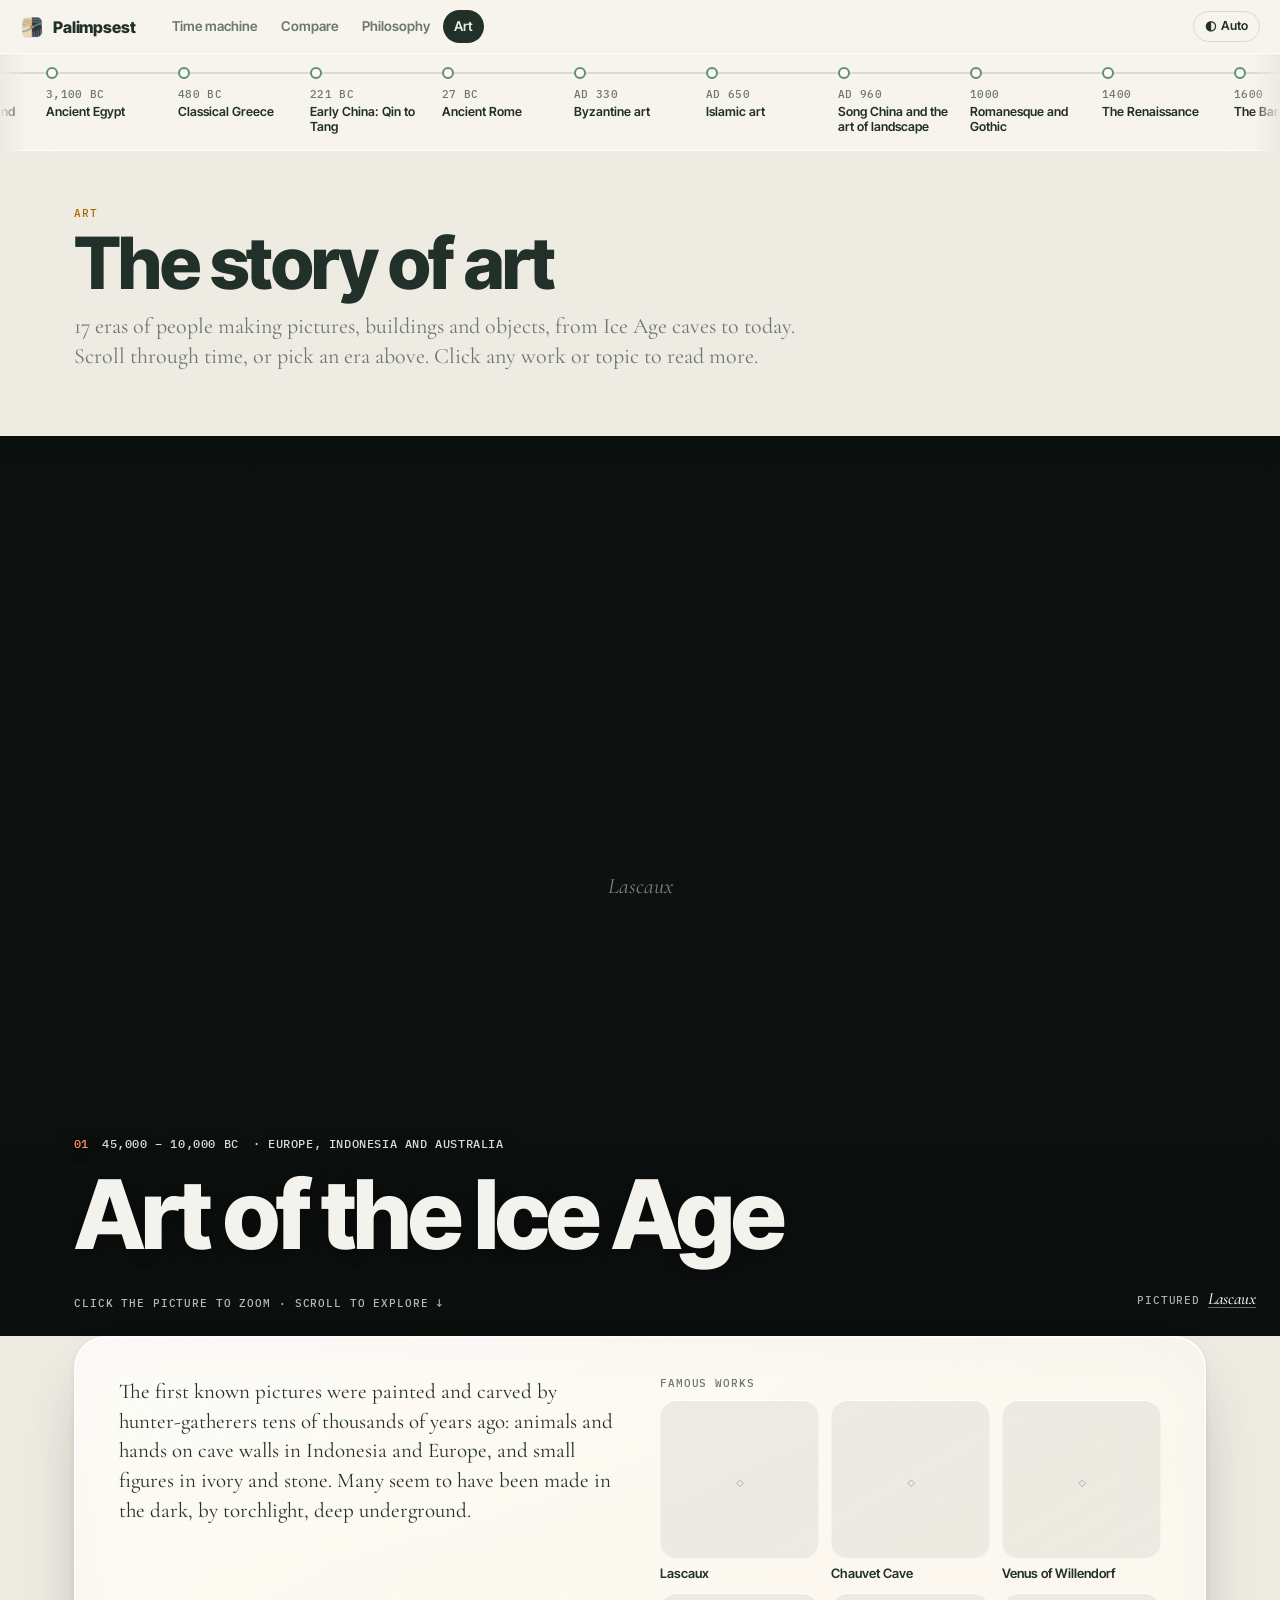
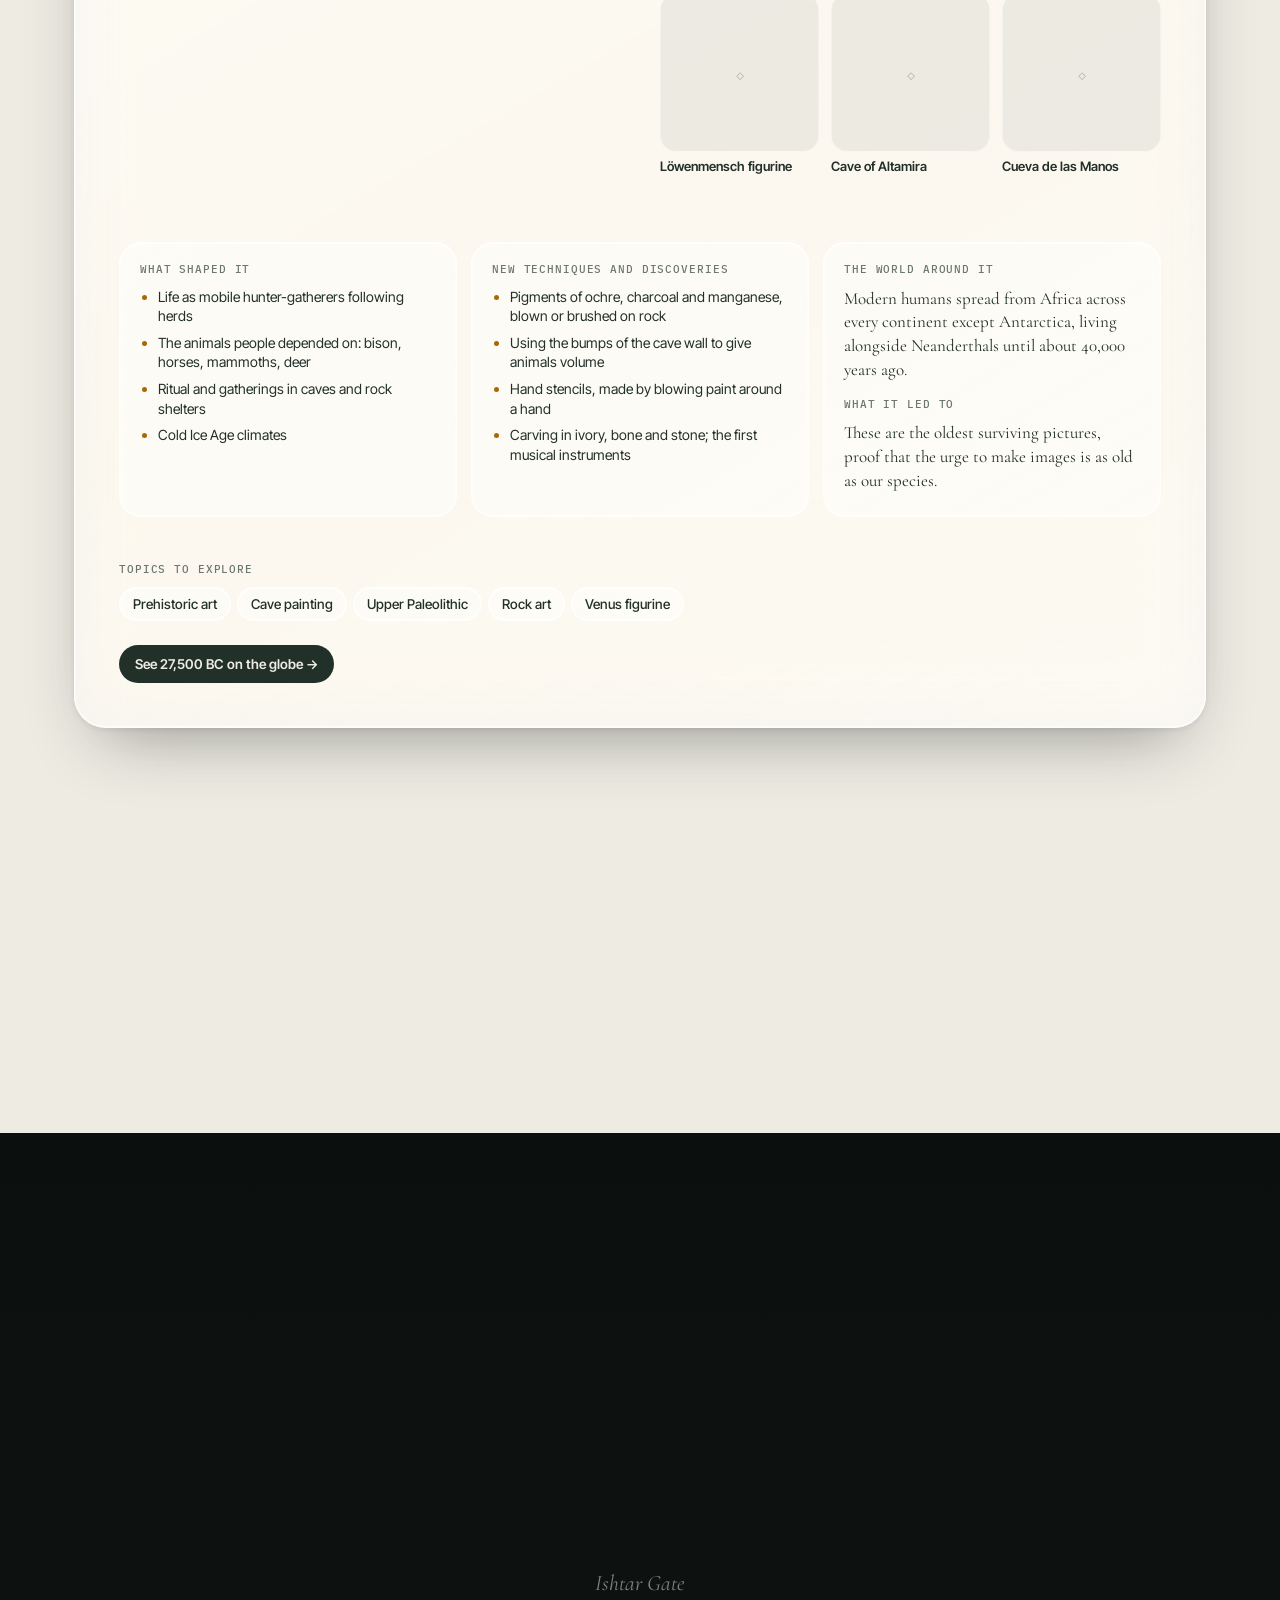
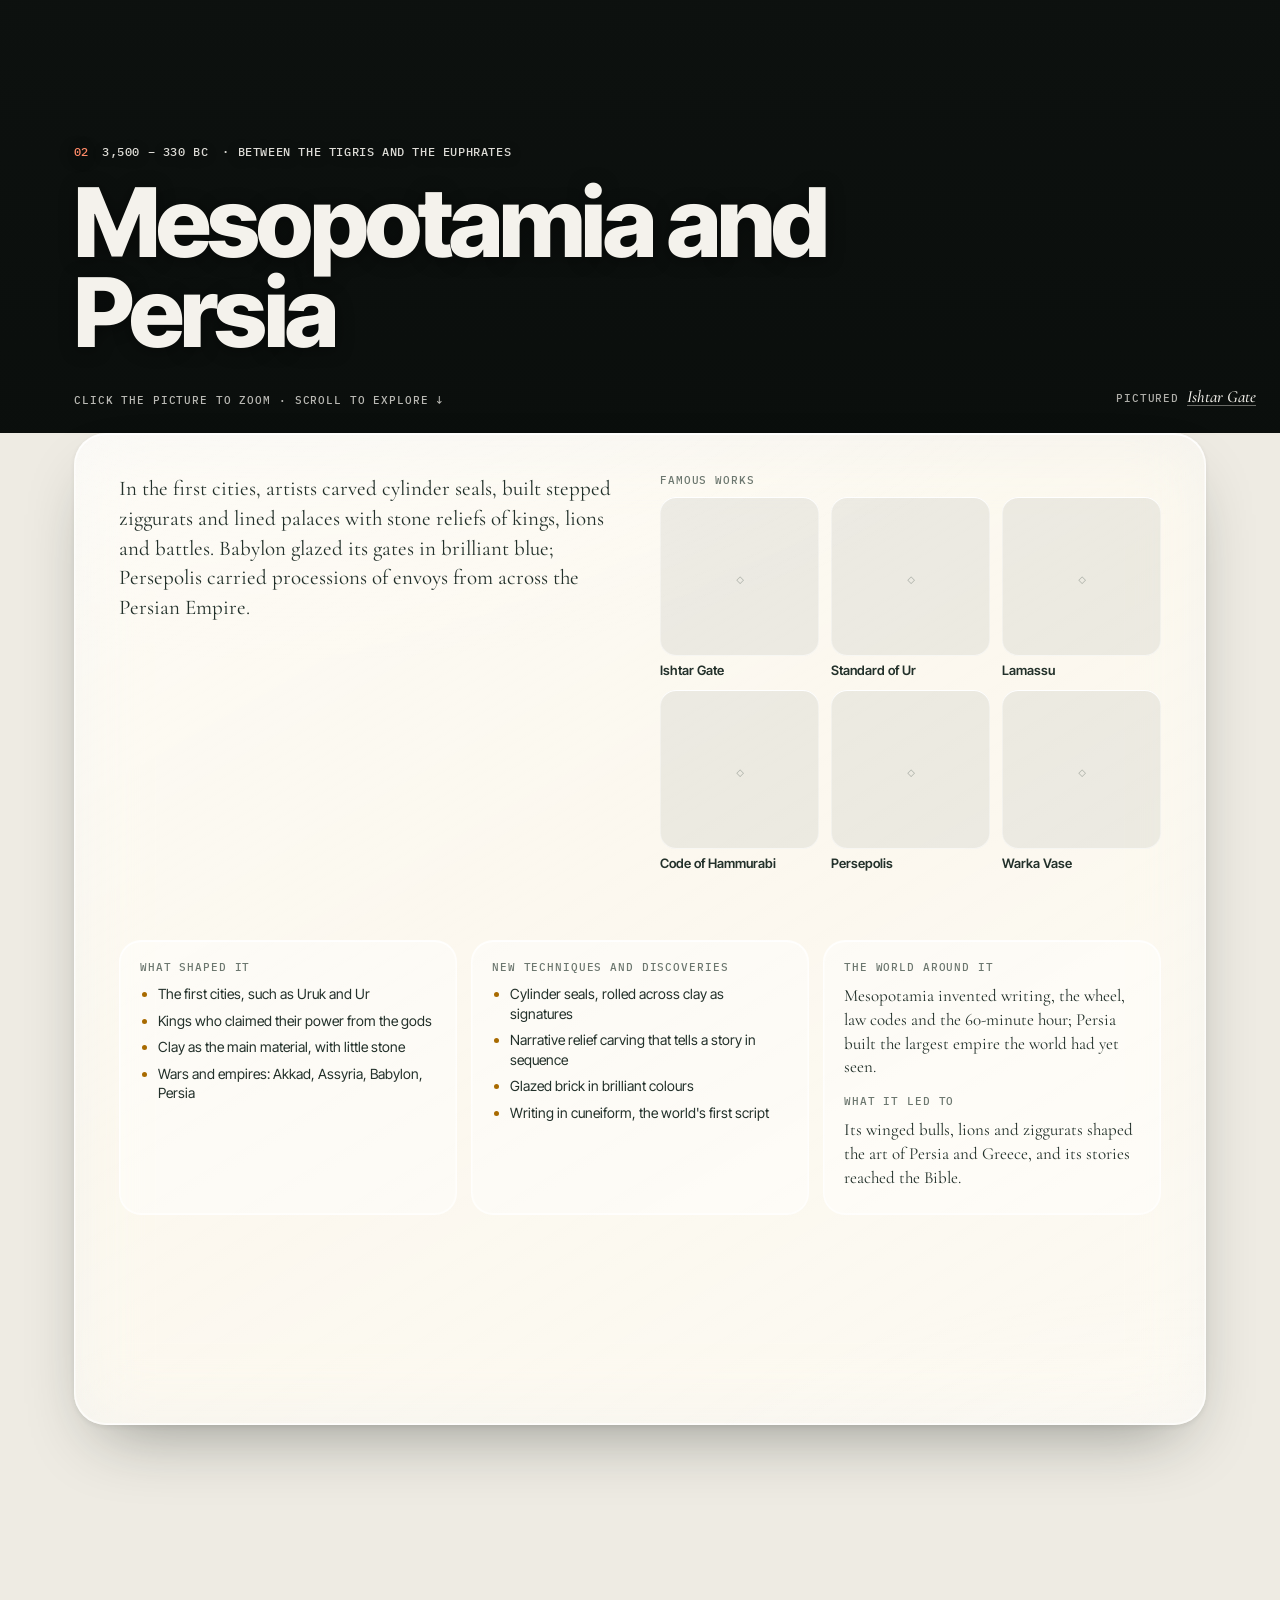
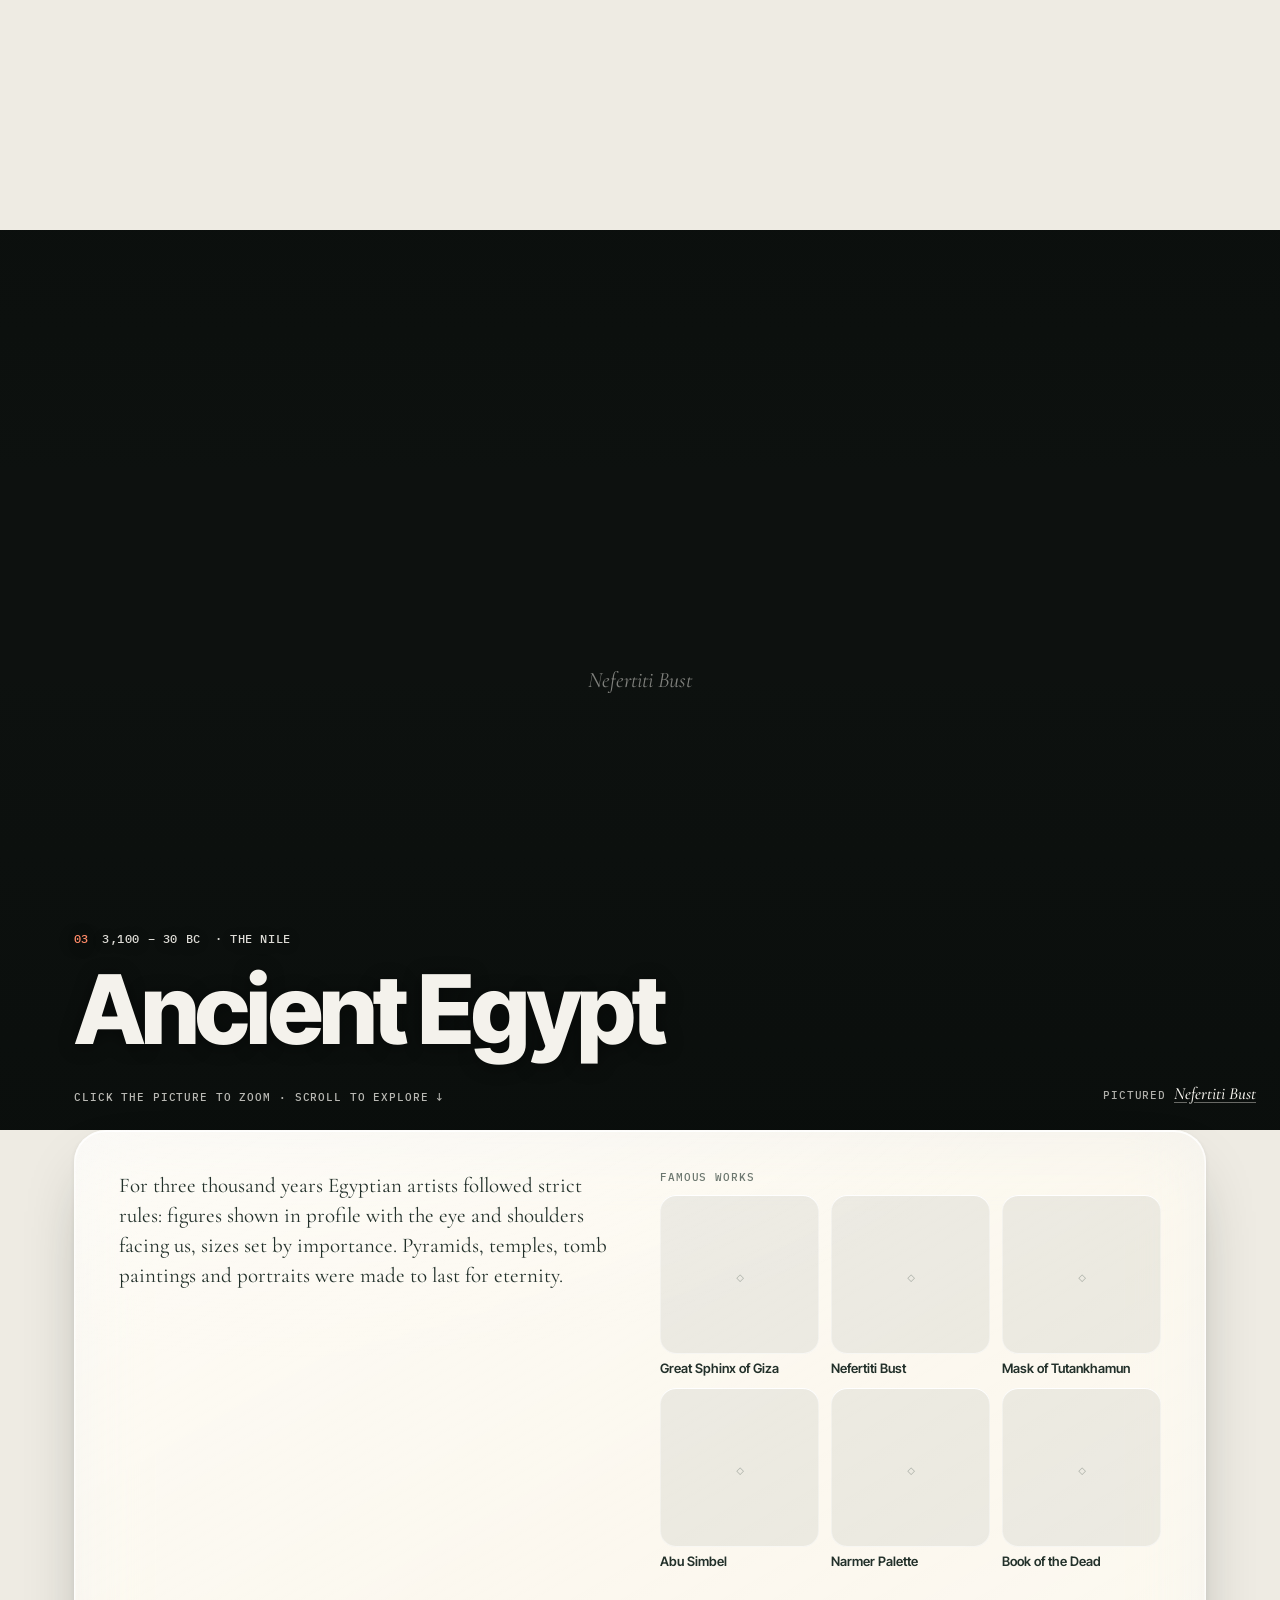
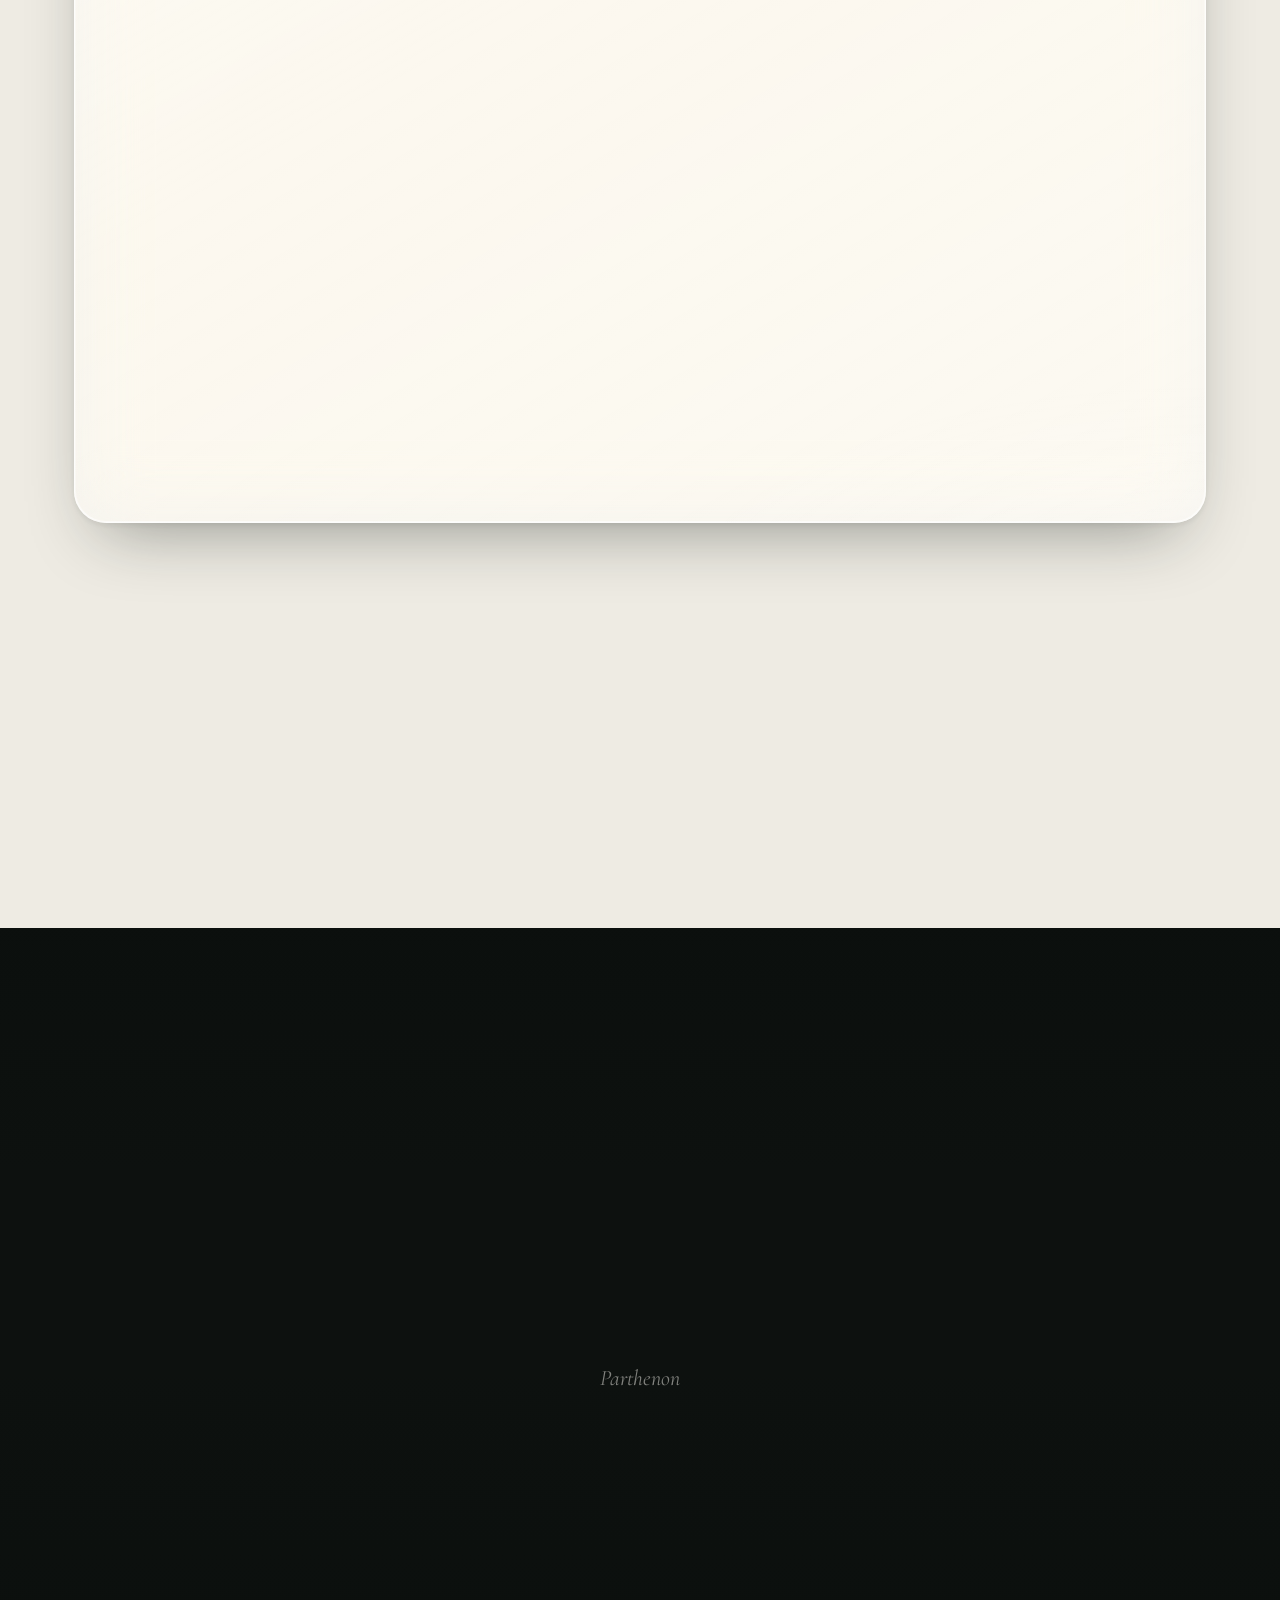
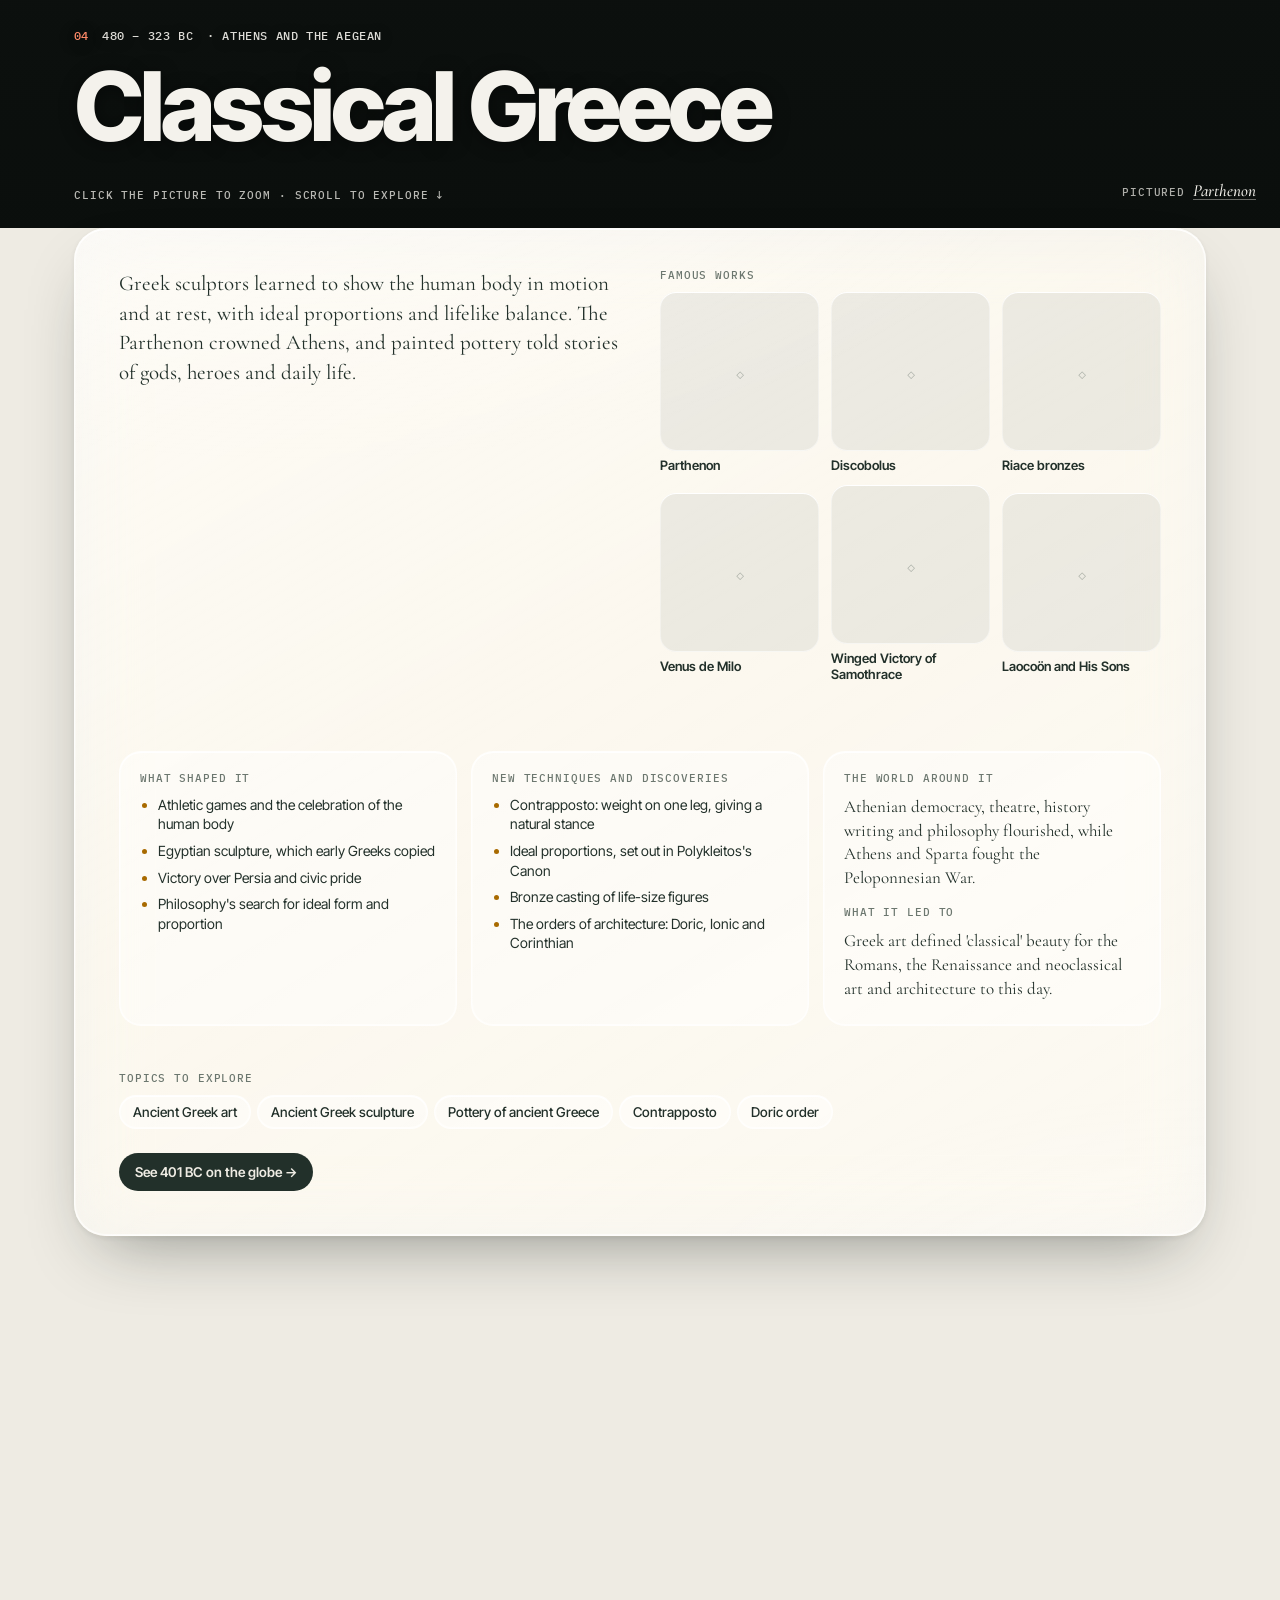
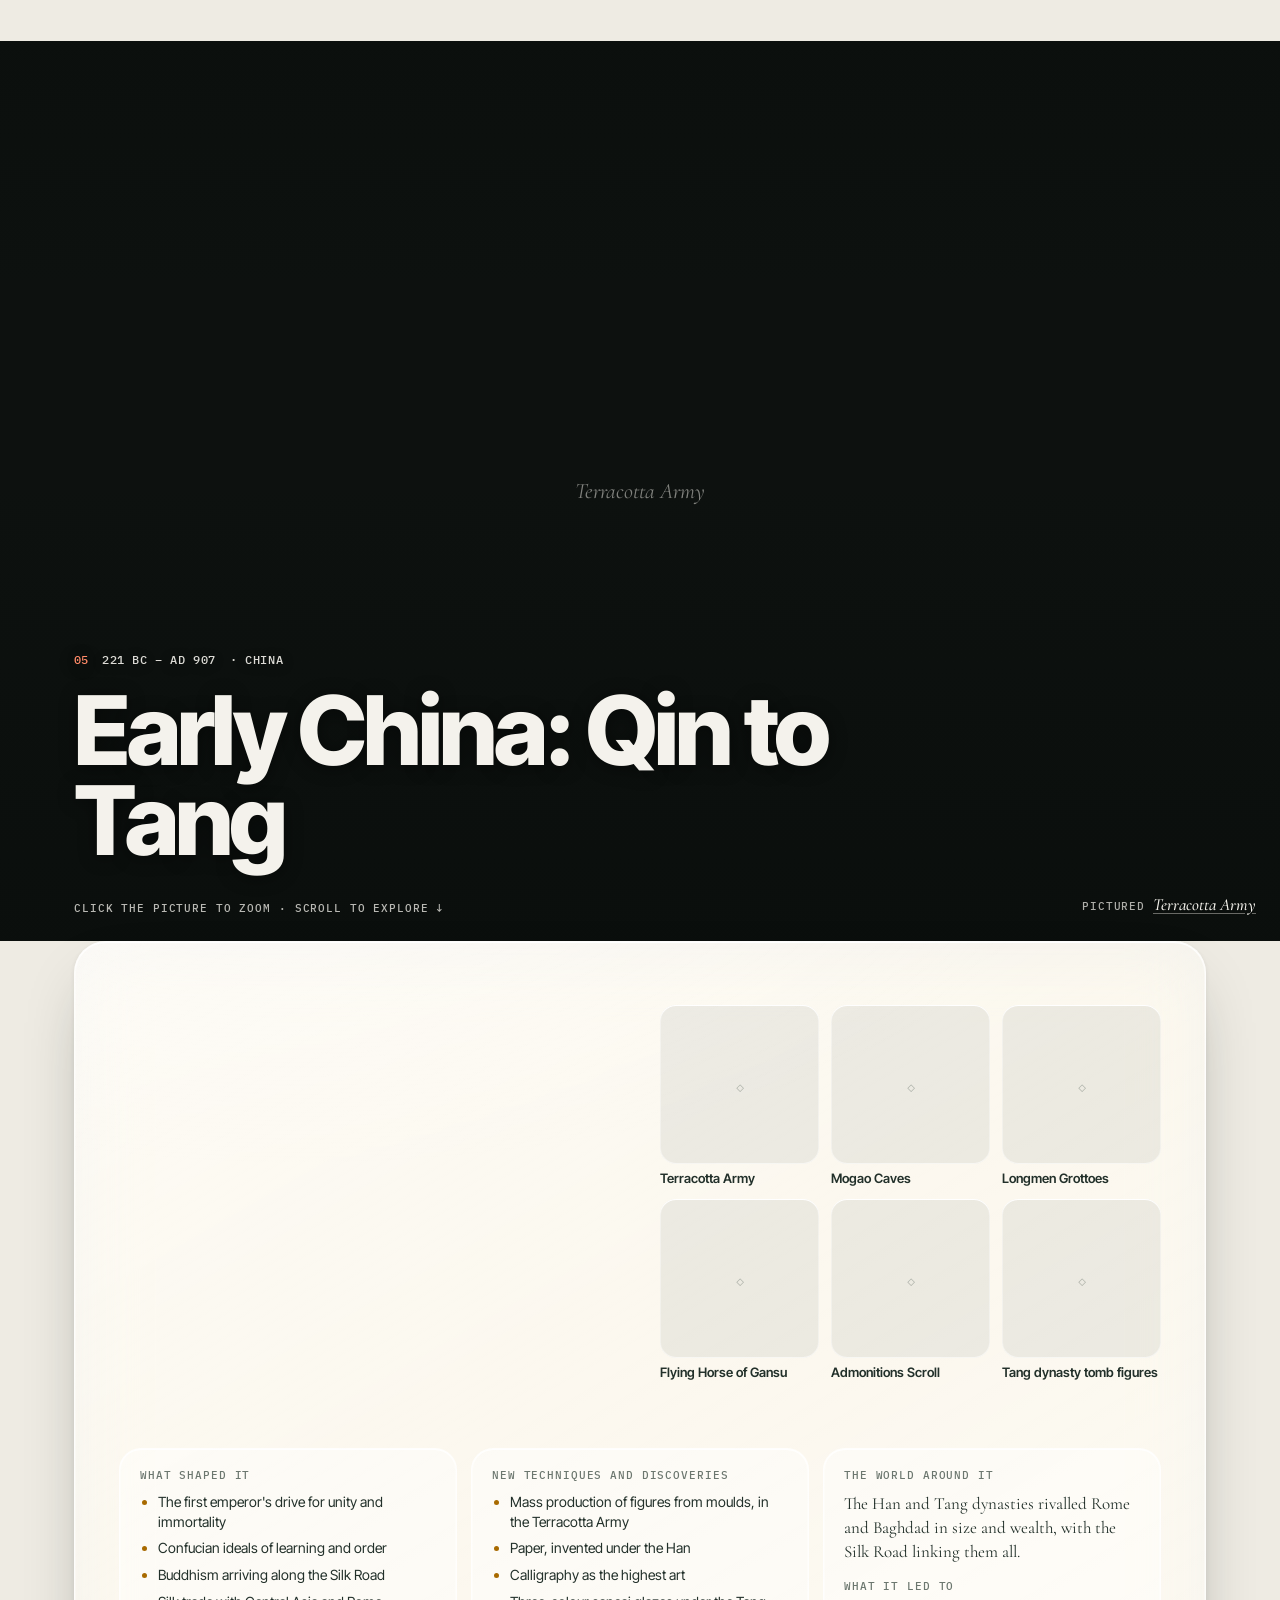
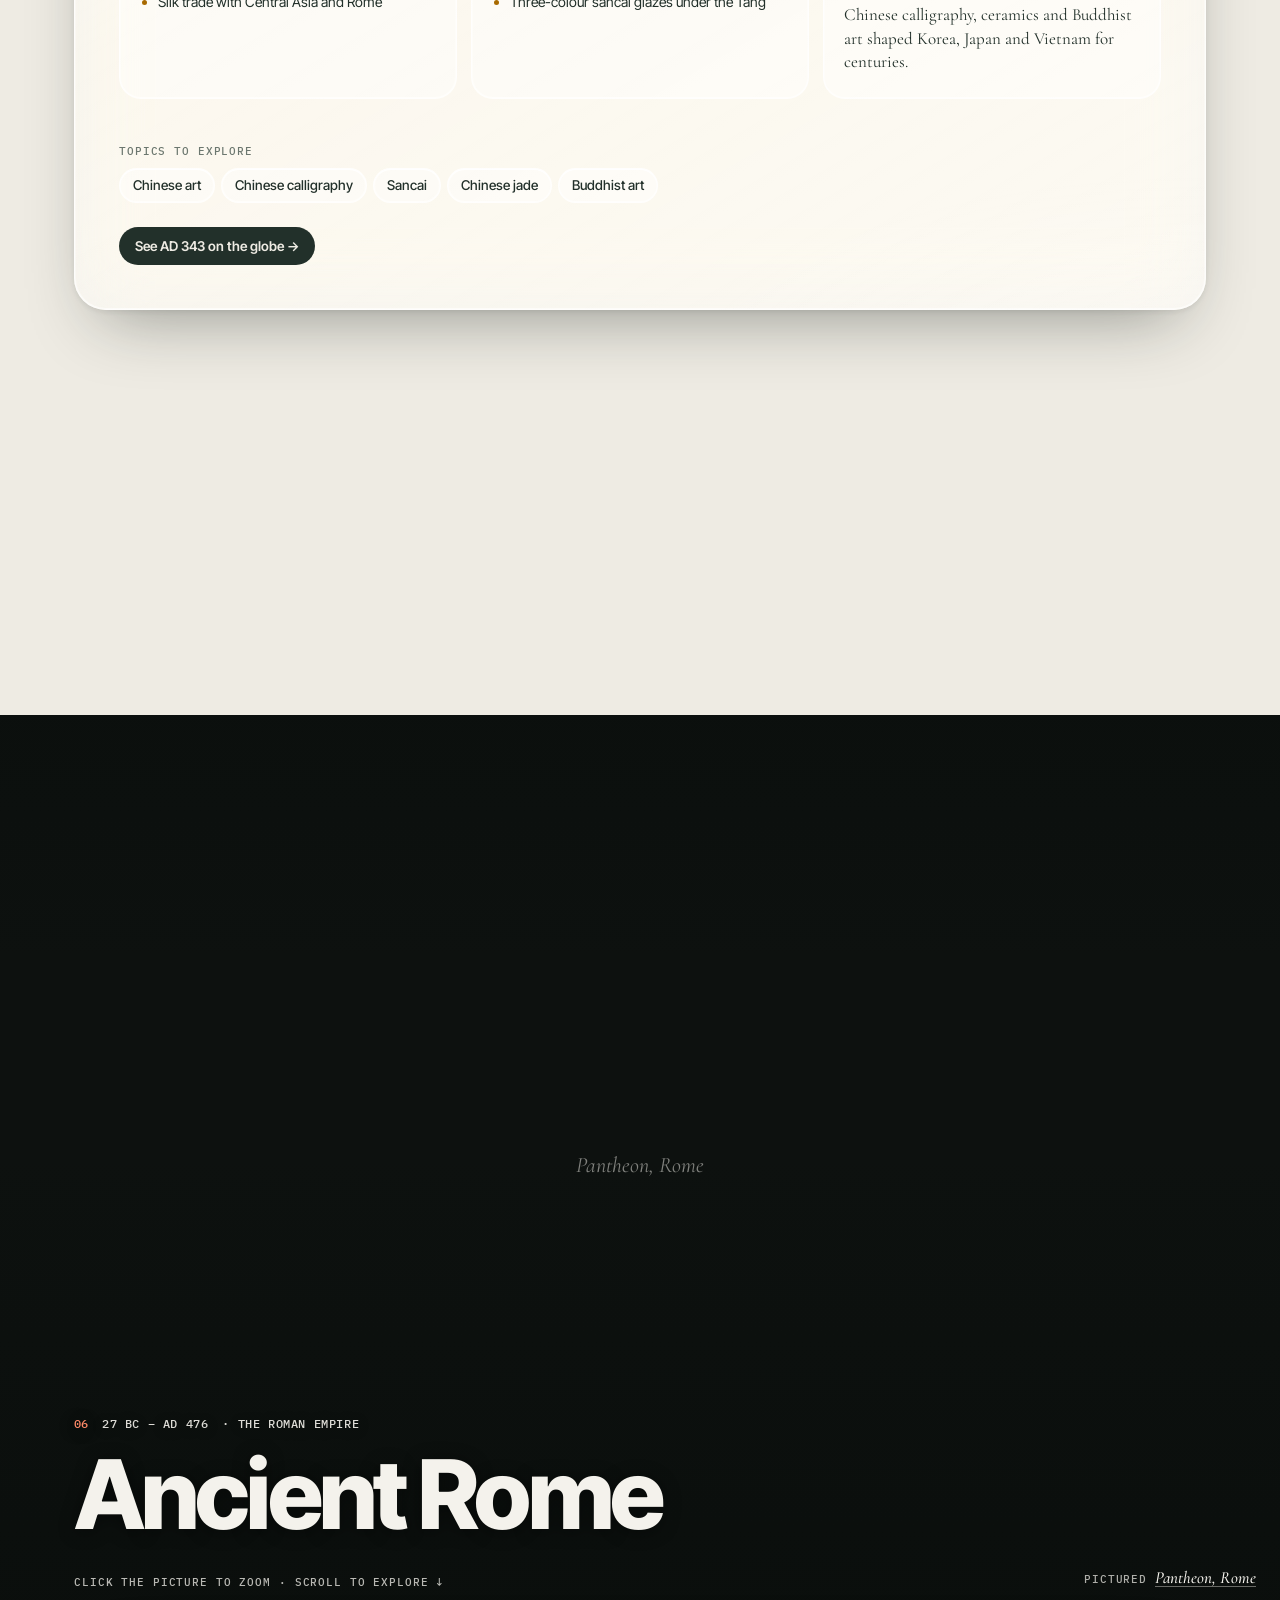
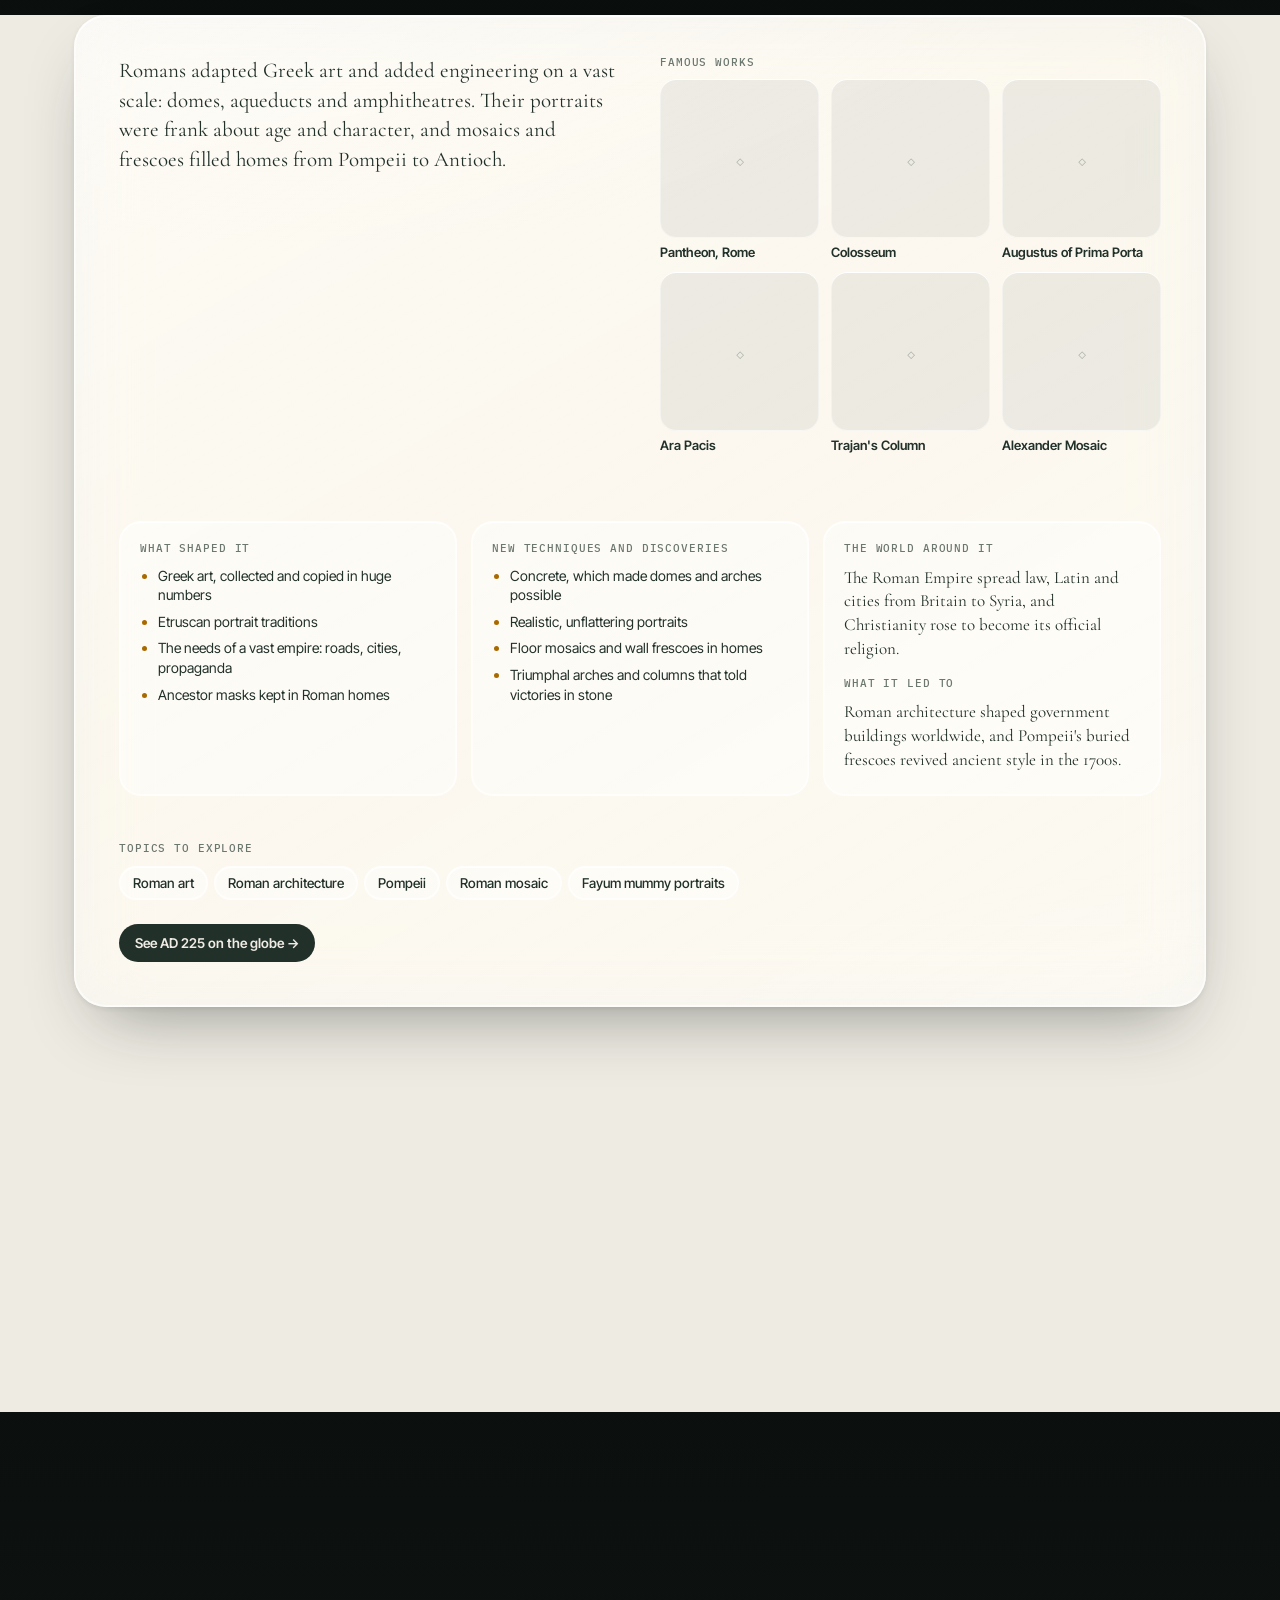
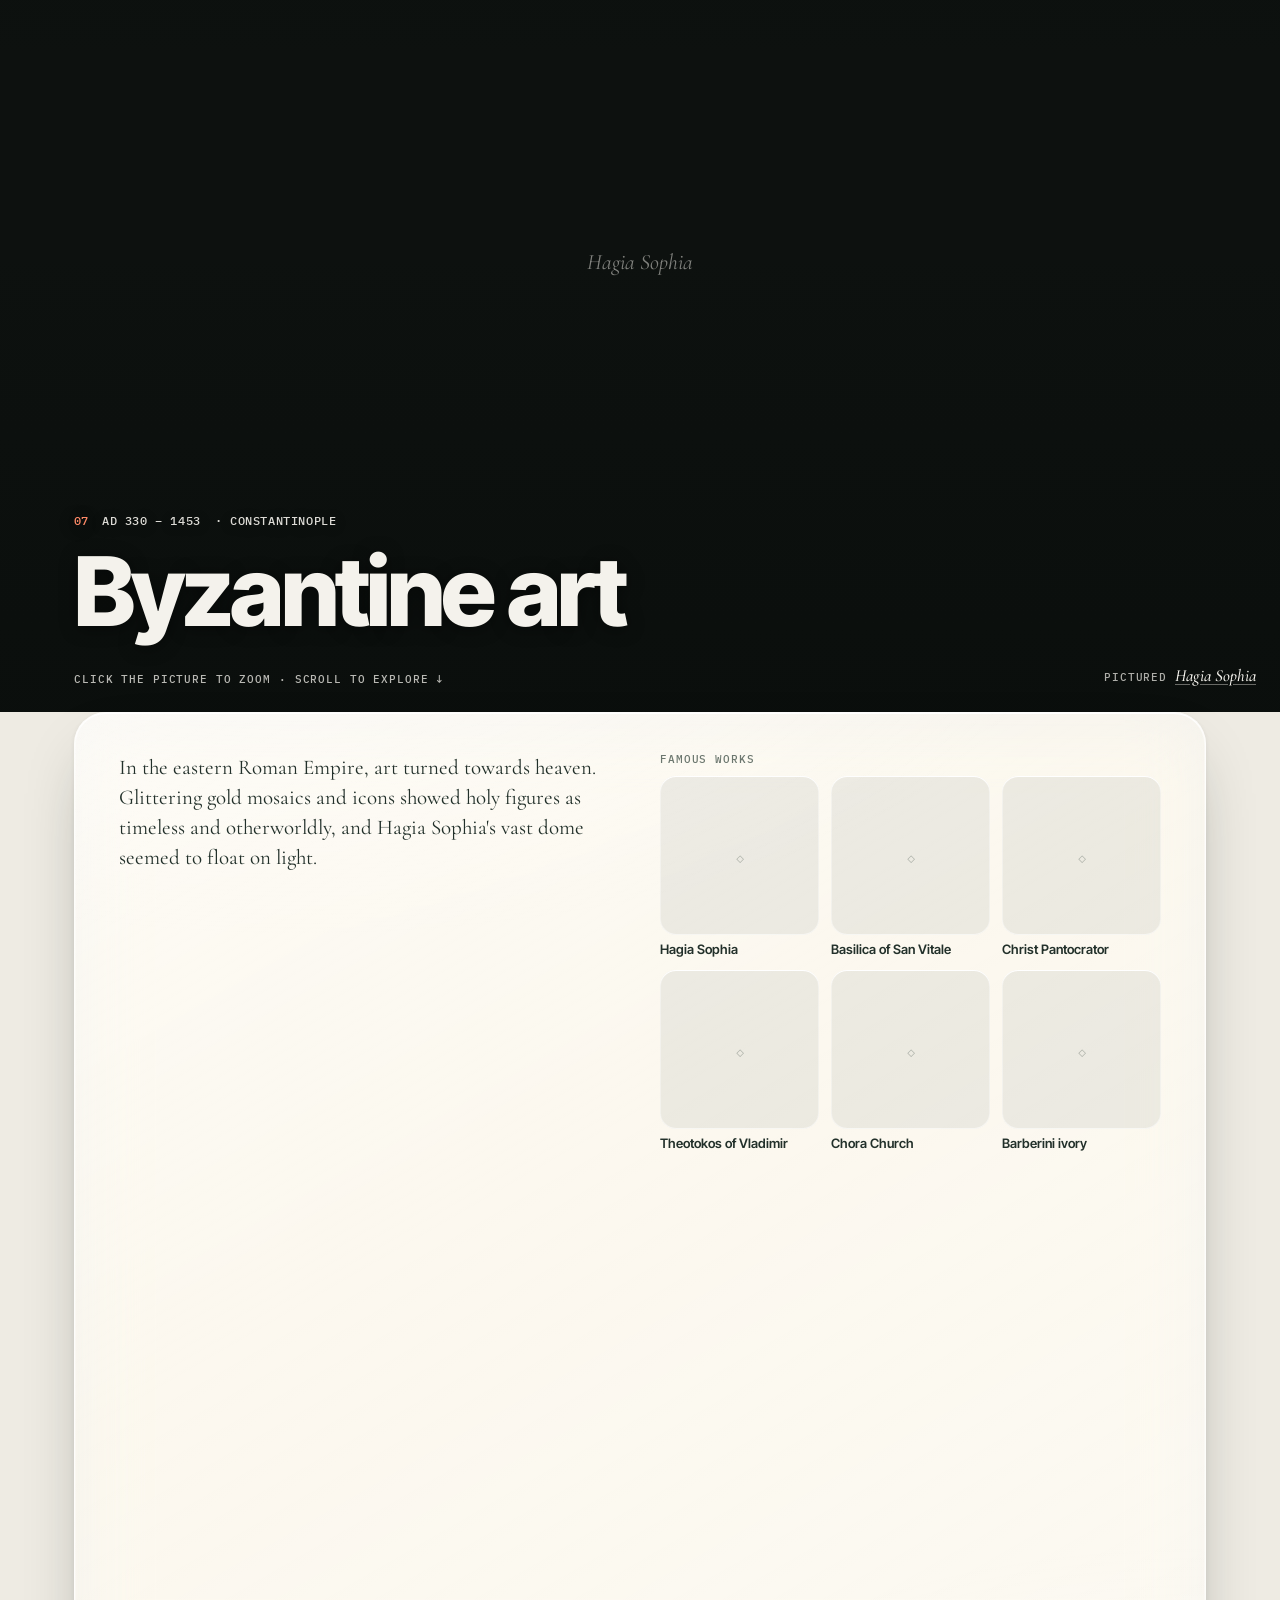
<file: art.html>
<!doctype html>
<html lang="en">
<head>
<meta charset="utf-8">
<meta name="viewport" content="width=device-width, initial-scale=1, viewport-fit=cover">
<title>Palimpsest Art</title>
<meta name="description" content="The story of art, era by era: a grand picture of each period, its famous works and the topics to explore, from Ice Age caves to today.">
<link rel="icon" type="image/png" href="assets/icon.png">
<script>try { const t = localStorage.getItem("palimpsest:theme"); if (t === "light" || t === "dark") document.documentElement.dataset.theme = t; } catch {}</script>
<link rel="preconnect" href="https://fonts.googleapis.com">
<link rel="preconnect" href="https://fonts.gstatic.com" crossorigin>
<link rel="stylesheet" href="https://fonts.googleapis.com/css2?family=Inter+Tight:wght@400;500;600;700;800&family=Cormorant+Garamond:ital,wght@0,400;0,500;0,600;1,400;1,500&family=IBM+Plex+Mono:wght@400;500&display=swap">
<link rel="stylesheet" href="css/eras.css?v=202611210505">
</head>
<body data-subject="art">
<header class="bar">
  <a class="brand" href="index.html"><img src="assets/icon.png" alt="">Palimpsest</a>
  <nav class="views" aria-label="Views">
    <a href="index.html">Time machine</a>
    <a href="compare.html">Compare</a>
    <a href="philosophy.html" data-view="philosophy">Philosophy</a>
    <a href="art.html" data-view="art">Art</a>
  </nav>
  <button type="button" class="theme" id="themeBtn" aria-label="Appearance"></button>
</header>
<nav class="strip" id="strip" aria-label="Eras"></nav>
<main id="eras"></main>
<aside class="reader" id="reader" hidden aria-live="polite">
  <div class="reader-top"><button type="button" class="back" id="rBack" hidden>← Back</button><button type="button" class="x" id="closeReader" aria-label="Close">×</button></div>
  <div class="tag" id="rTag"></div>
  <h3 id="rTitle"></h3>
  <p class="sub" id="rSub"></p>
  <button type="button" class="lead-pic" id="rPic" hidden aria-label="Zoom into the picture"><img id="rImg" alt=""><span>⤢ Zoom</span></button>
  <p class="lead" id="rText"></p>
  <a class="globe small" id="rGlobe">See on the globe →</a>
  <div class="article" id="rArticle"></div>
  <p class="credit">Text and pictures from <a id="rLink" target="_blank" rel="noopener">Wikipedia</a> (CC BY-SA 4.0) and Wikimedia Commons.</p>
</aside>
<div class="viewer" id="viewer" hidden role="dialog" aria-label="Picture viewer">
  <div class="stage" id="vStage"><img id="vImg" alt="" draggable="false"></div>
  <div class="v-top"><span id="vTitle"></span><button type="button" id="vClose" aria-label="Close">×</button></div>
  <div class="v-tools"><button type="button" id="vOut" aria-label="Zoom out">−</button><button type="button" id="vFit">Fit</button><button type="button" id="vIn" aria-label="Zoom in">+</button></div>
  <p class="v-hint">Scroll or pinch to zoom · drag to move · double-click to zoom in</p>
</div>
<script src="js/net.js?v=202611210505"></script>
<script src="js/data/thinkers.js?v=202611210505"></script>
<script src="js/data/art-eras.js?v=202611210505"></script>
<script src="js/eras.js?v=202611210505"></script>
</body>
</html>
</file>
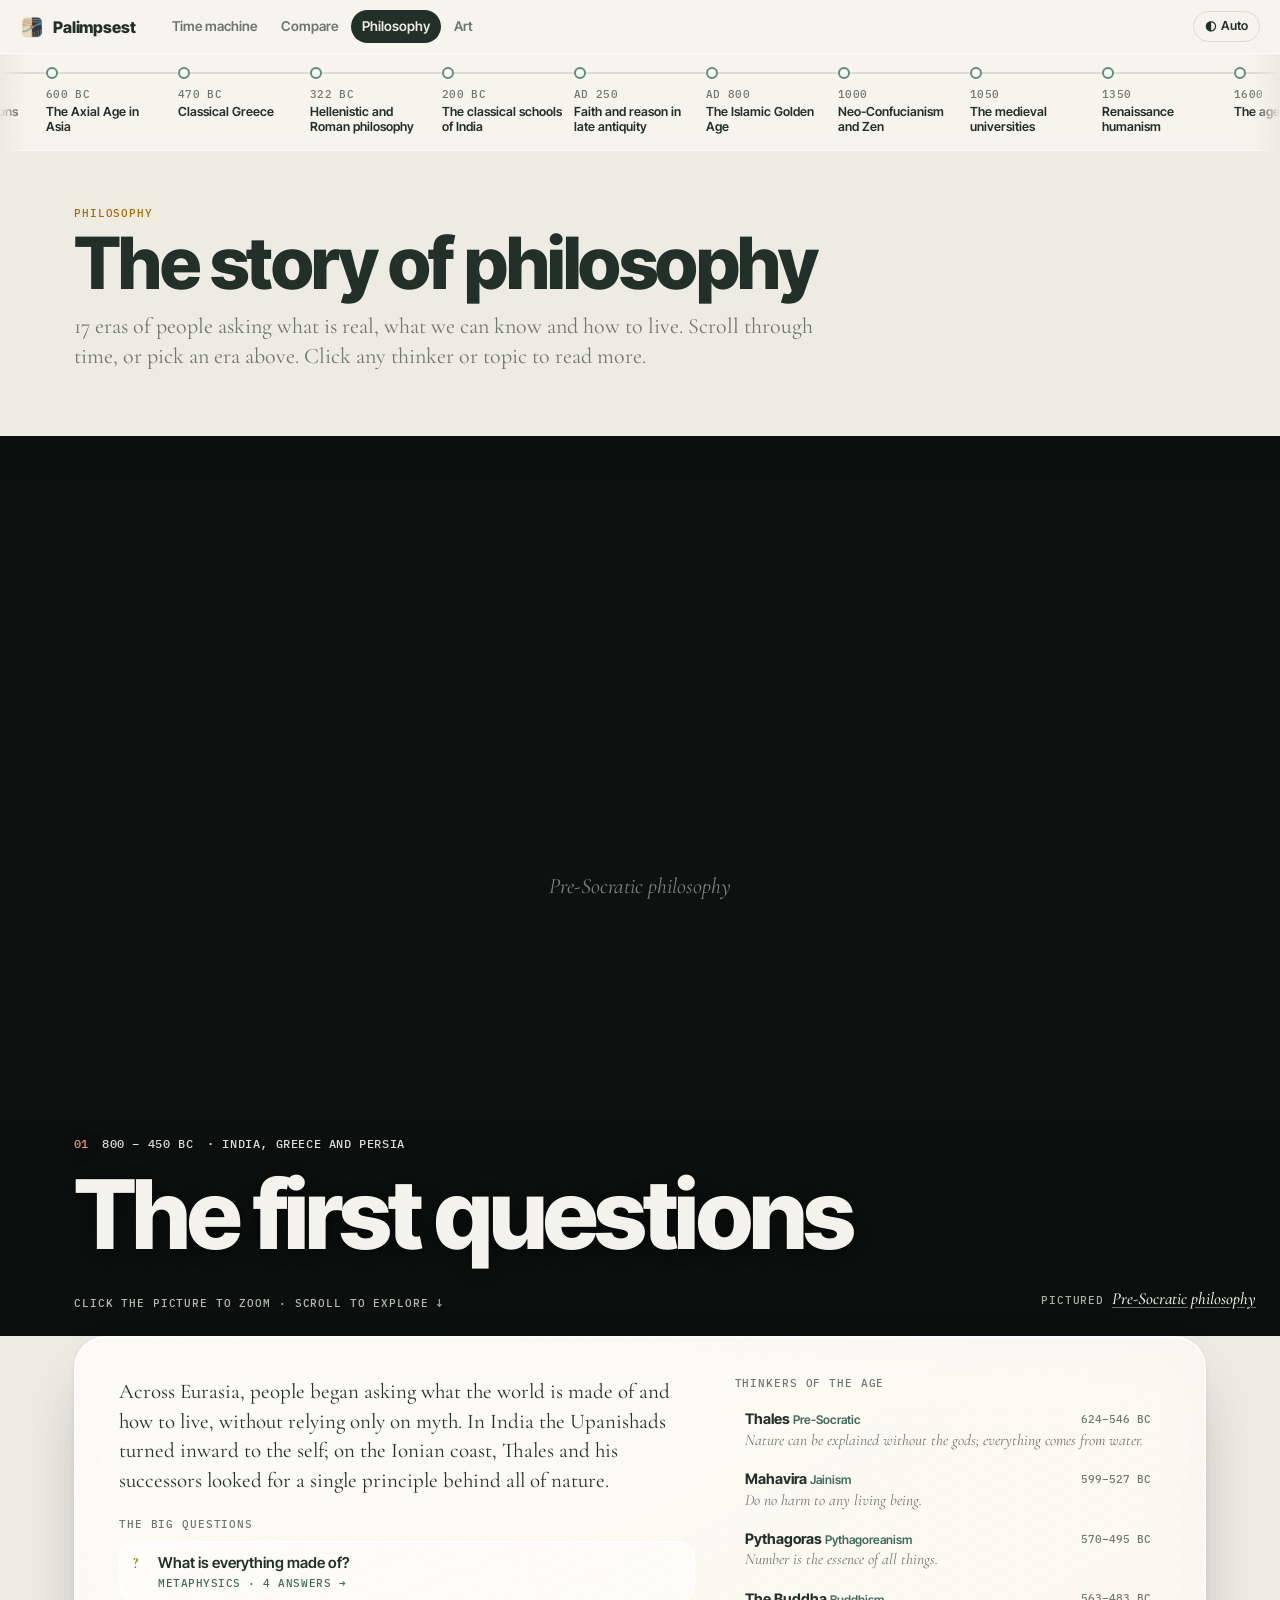
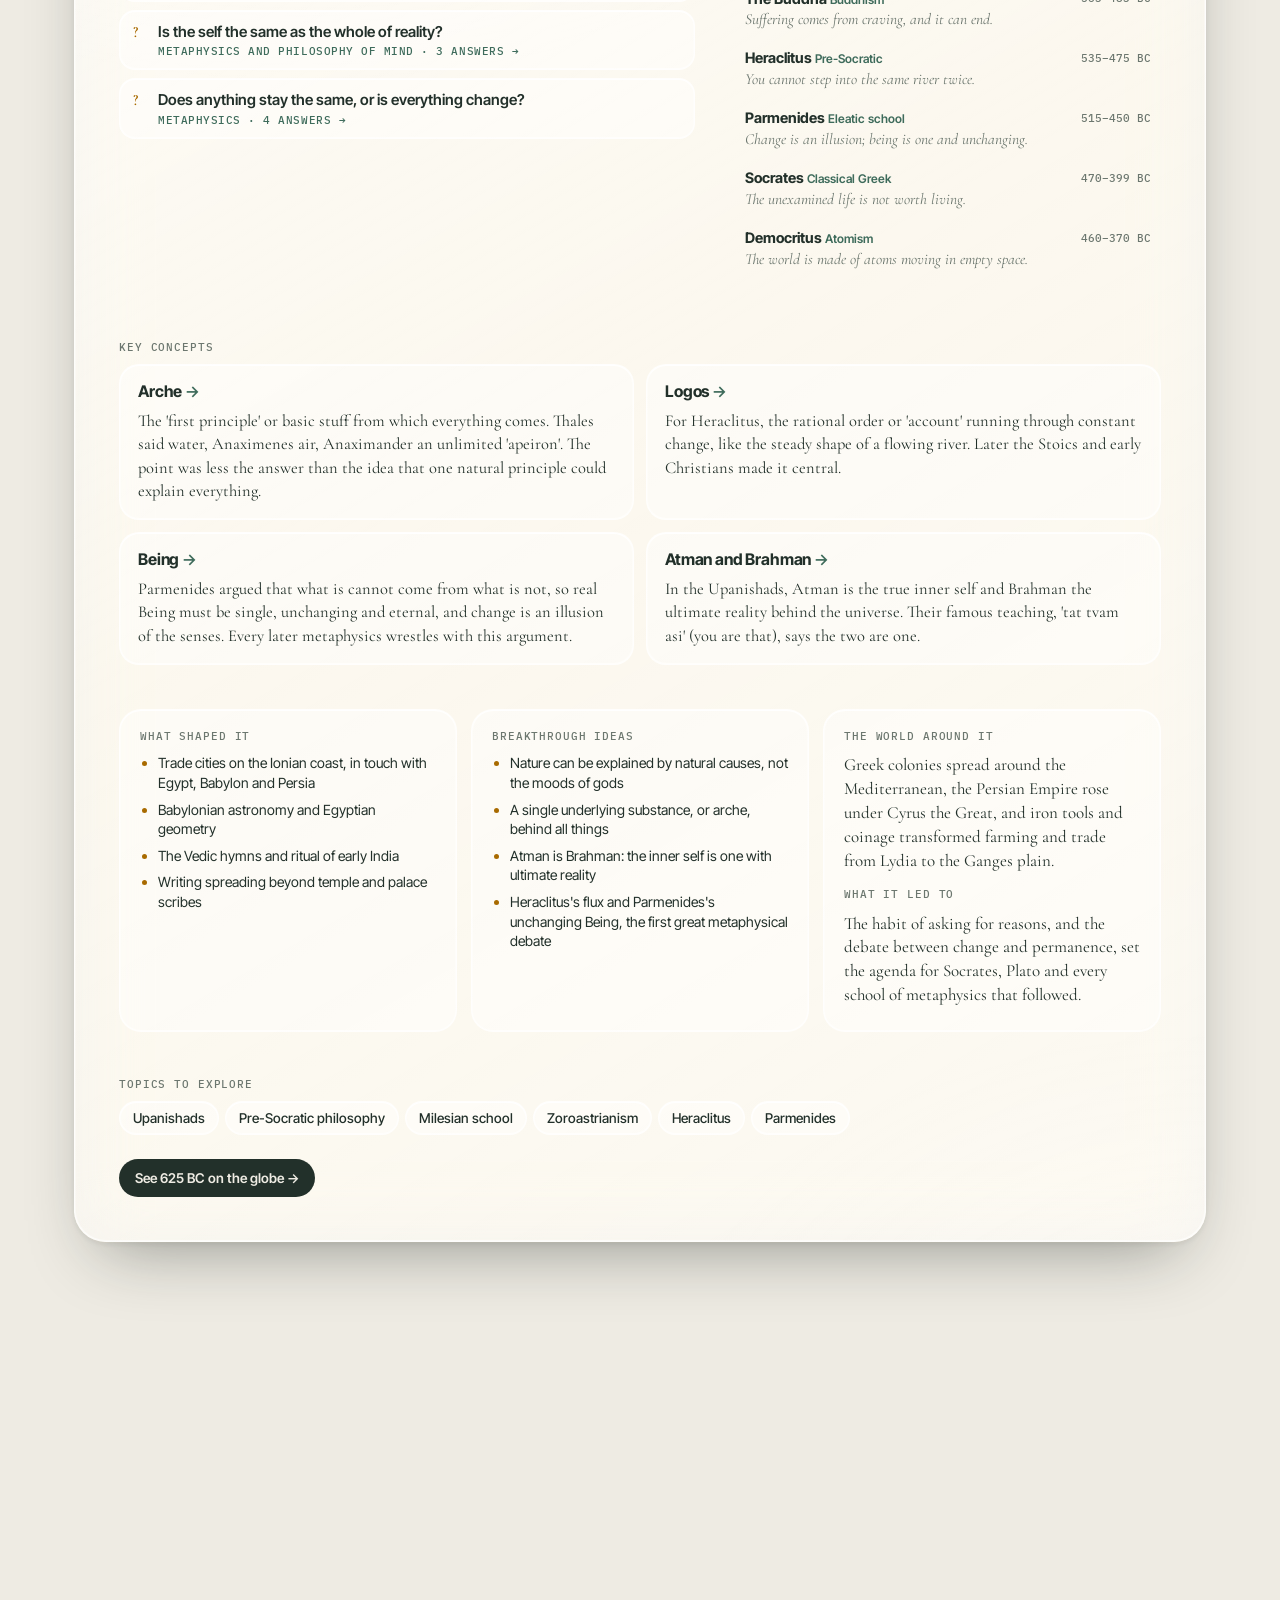
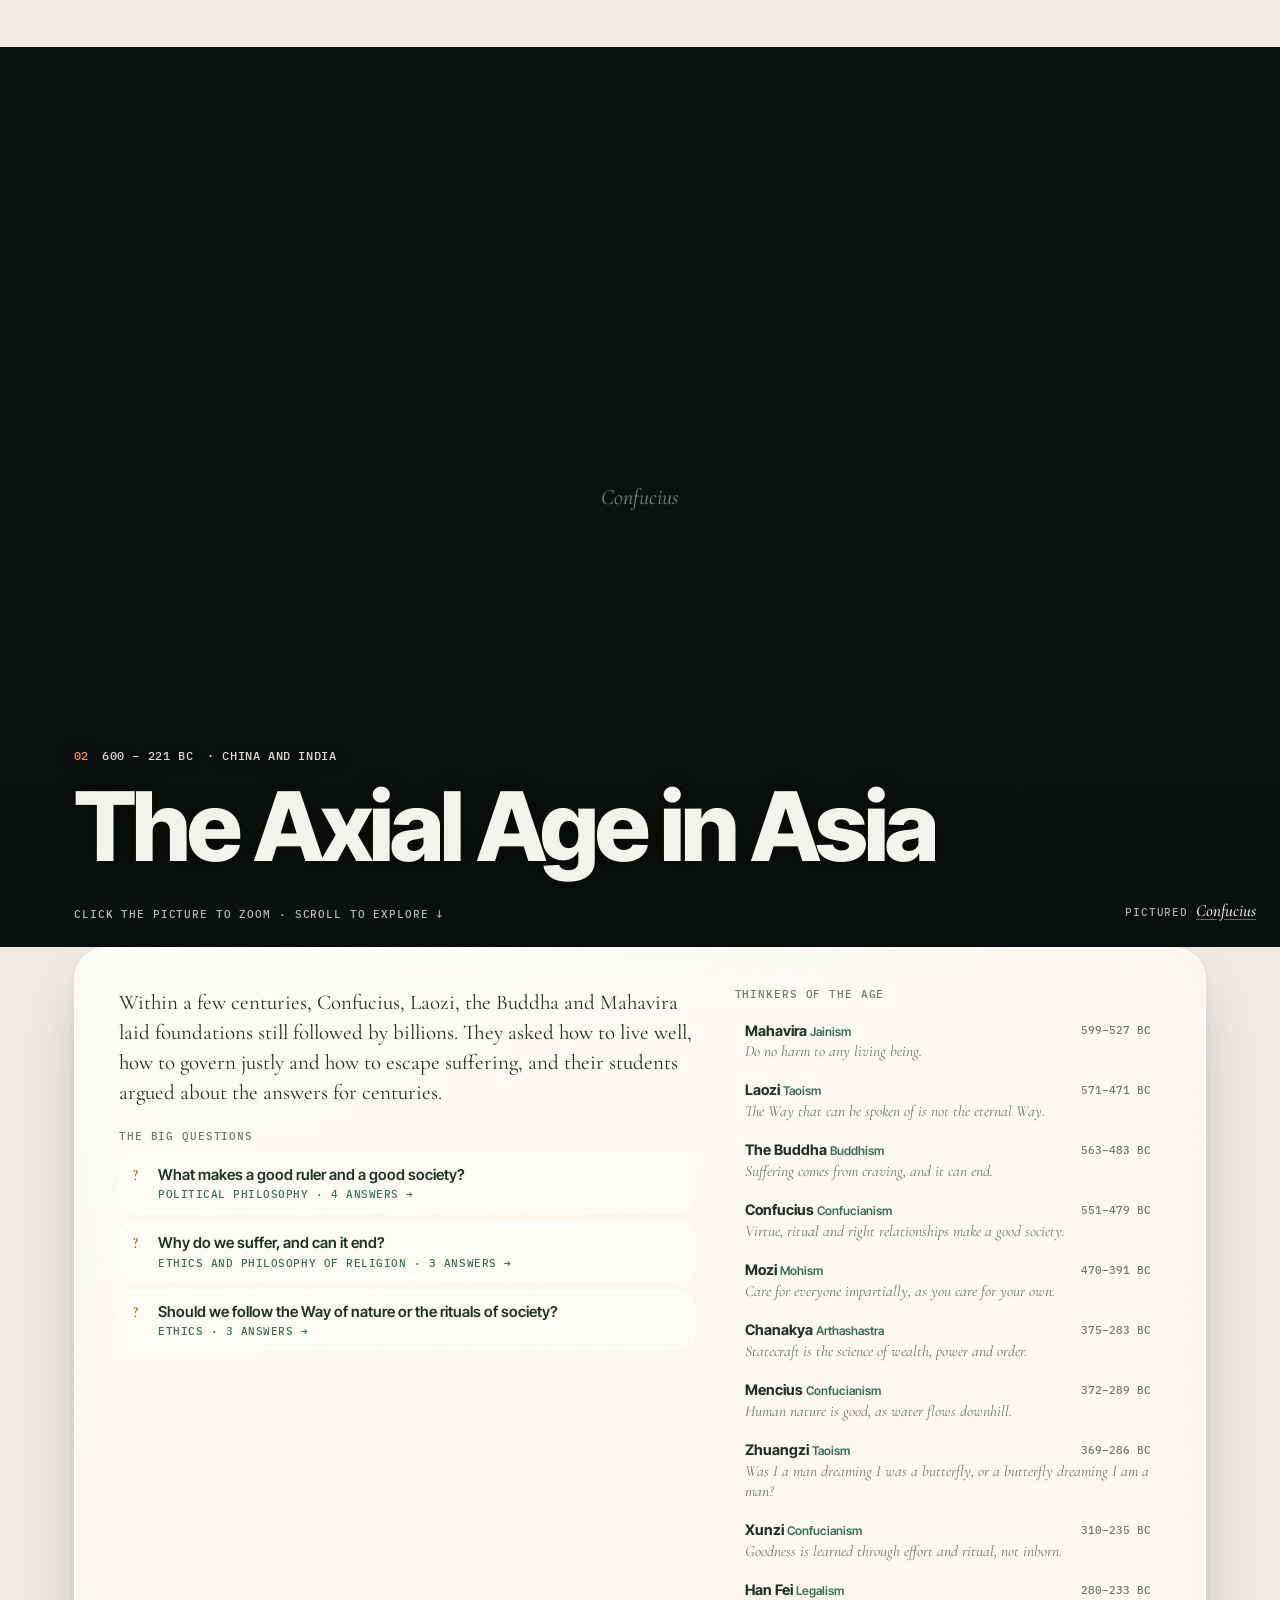
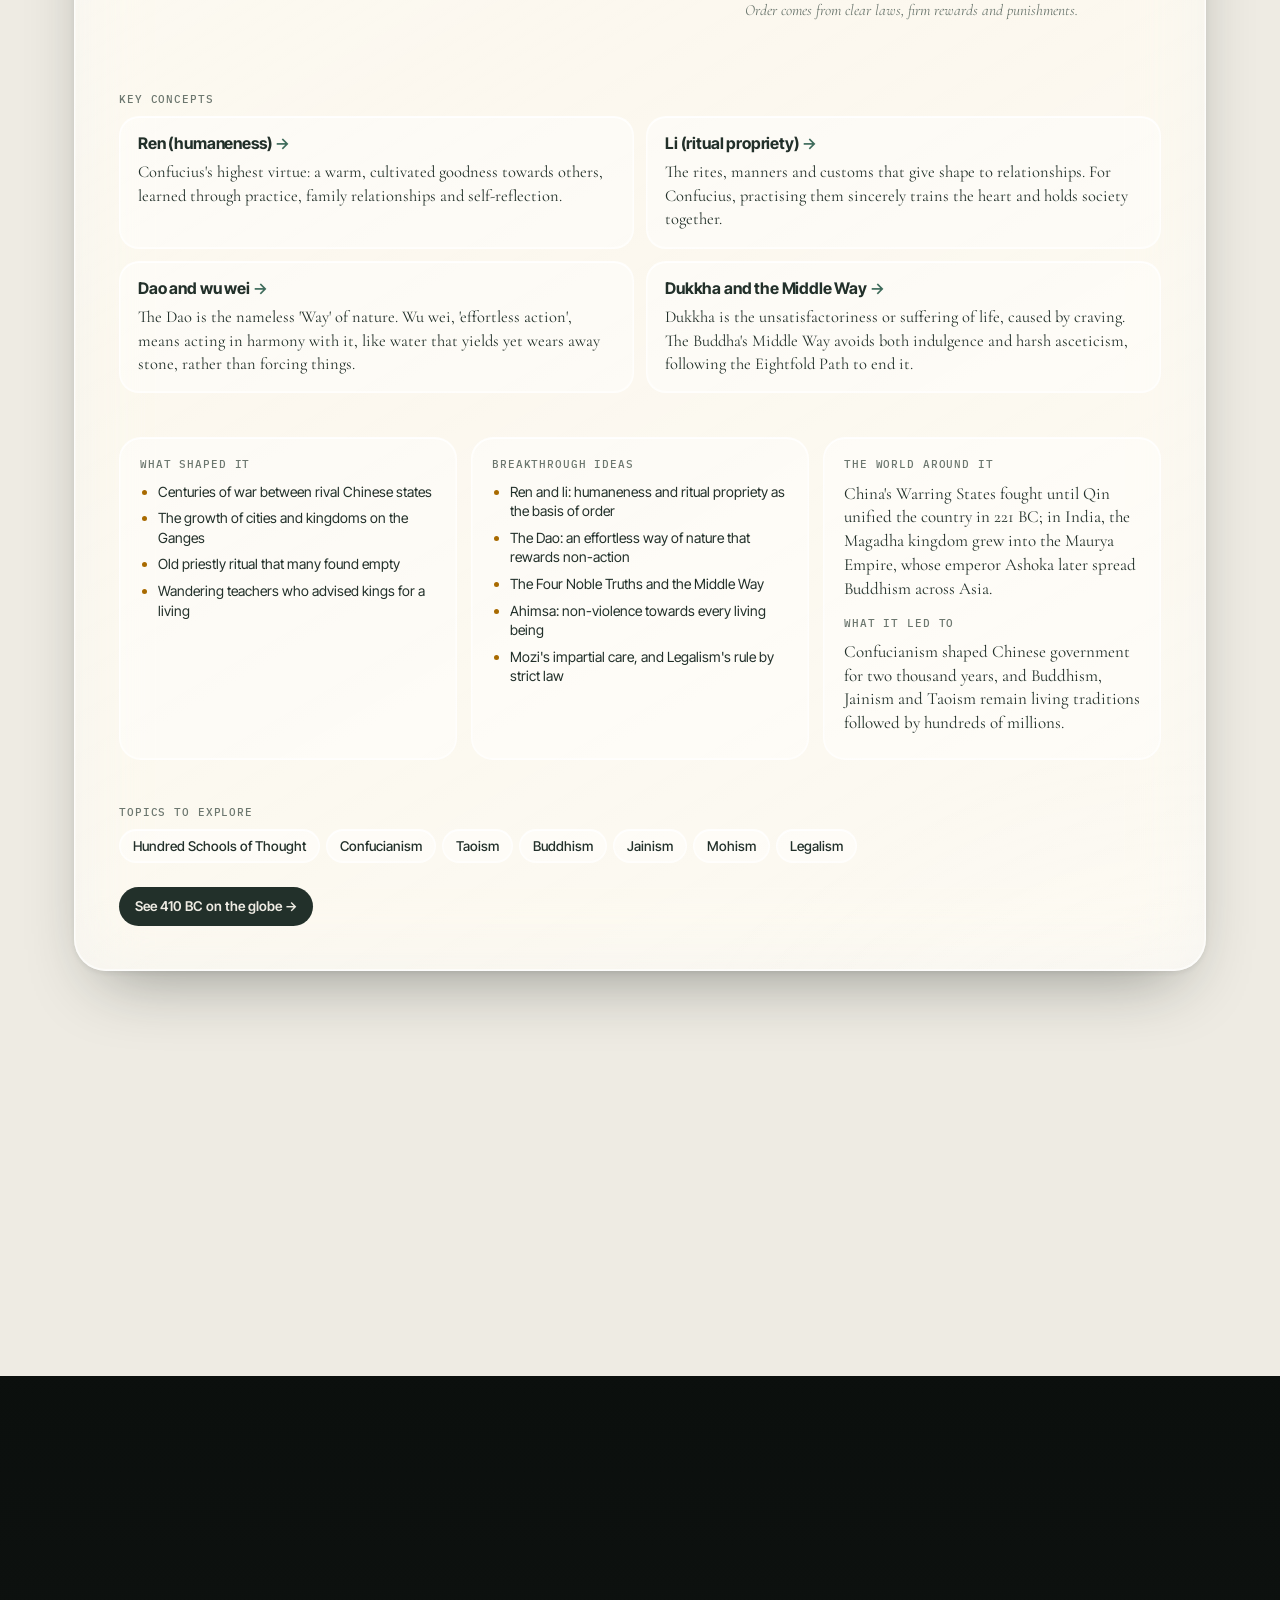
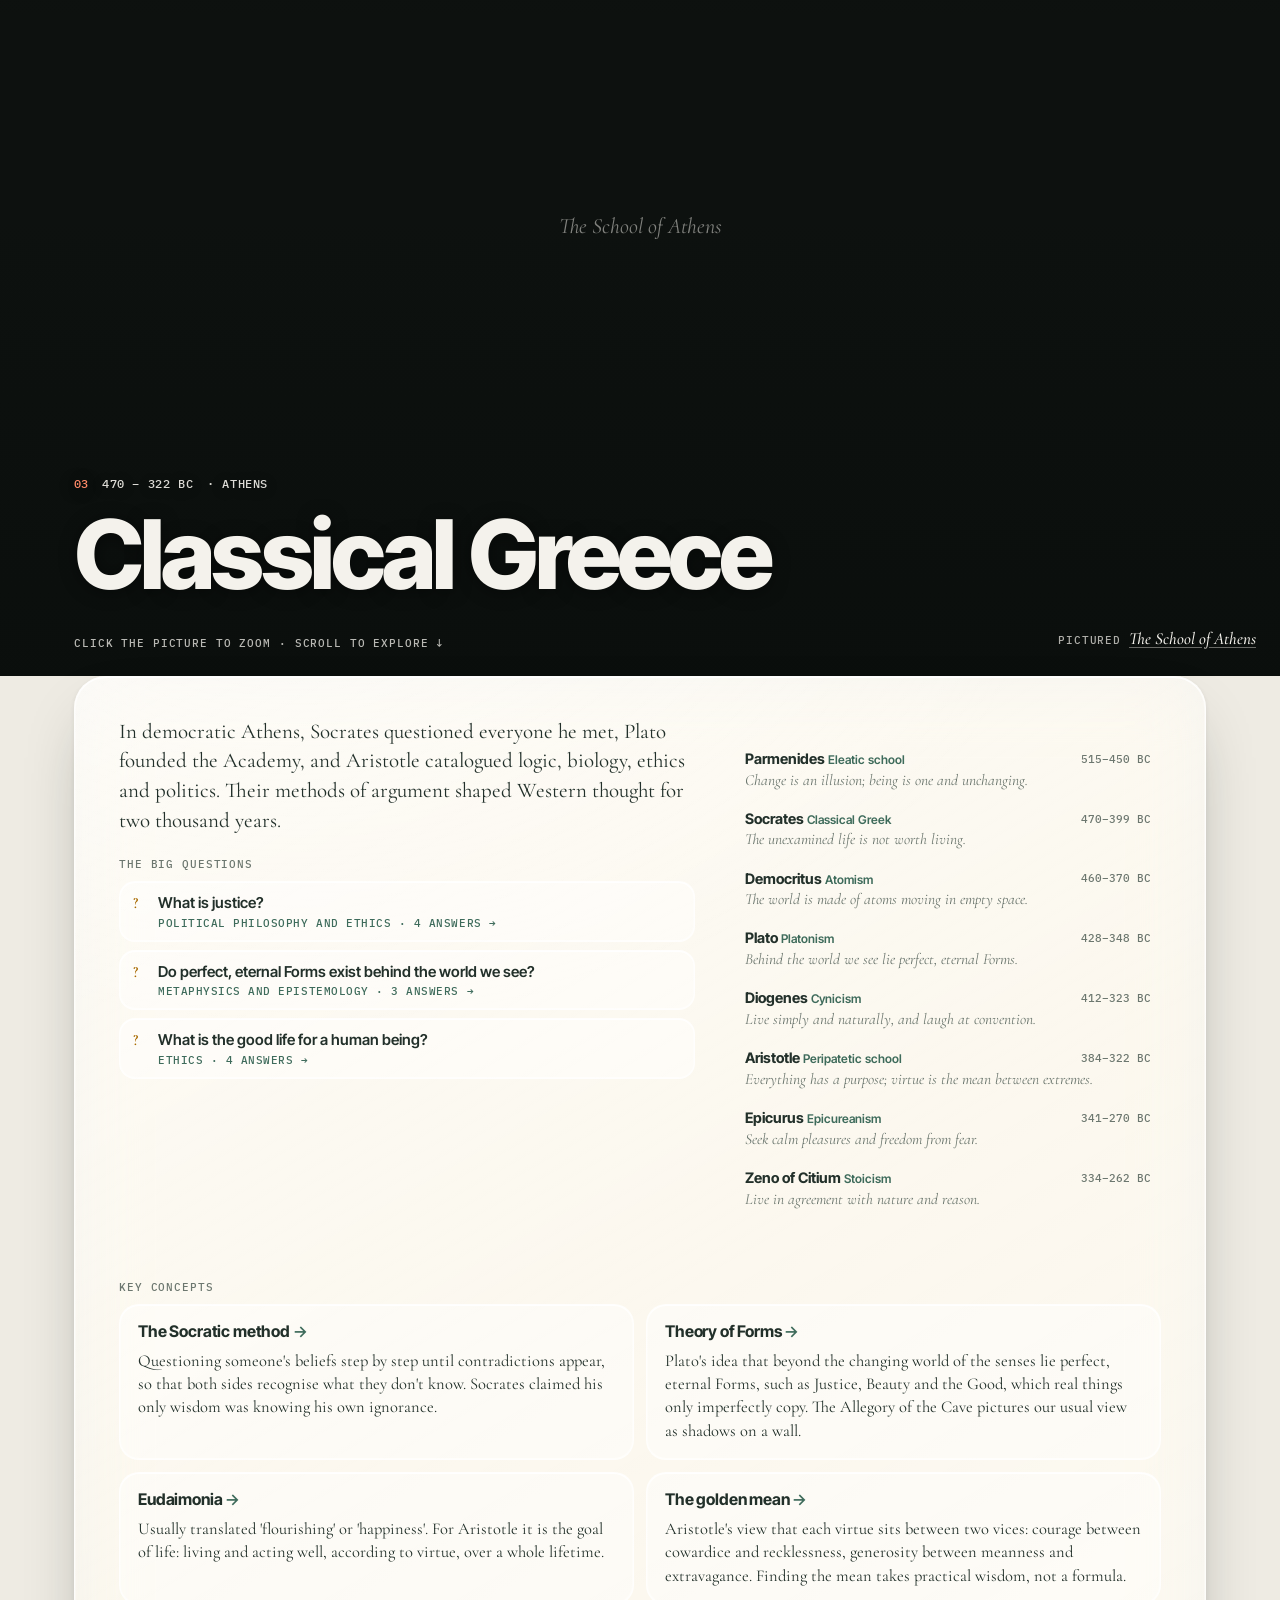
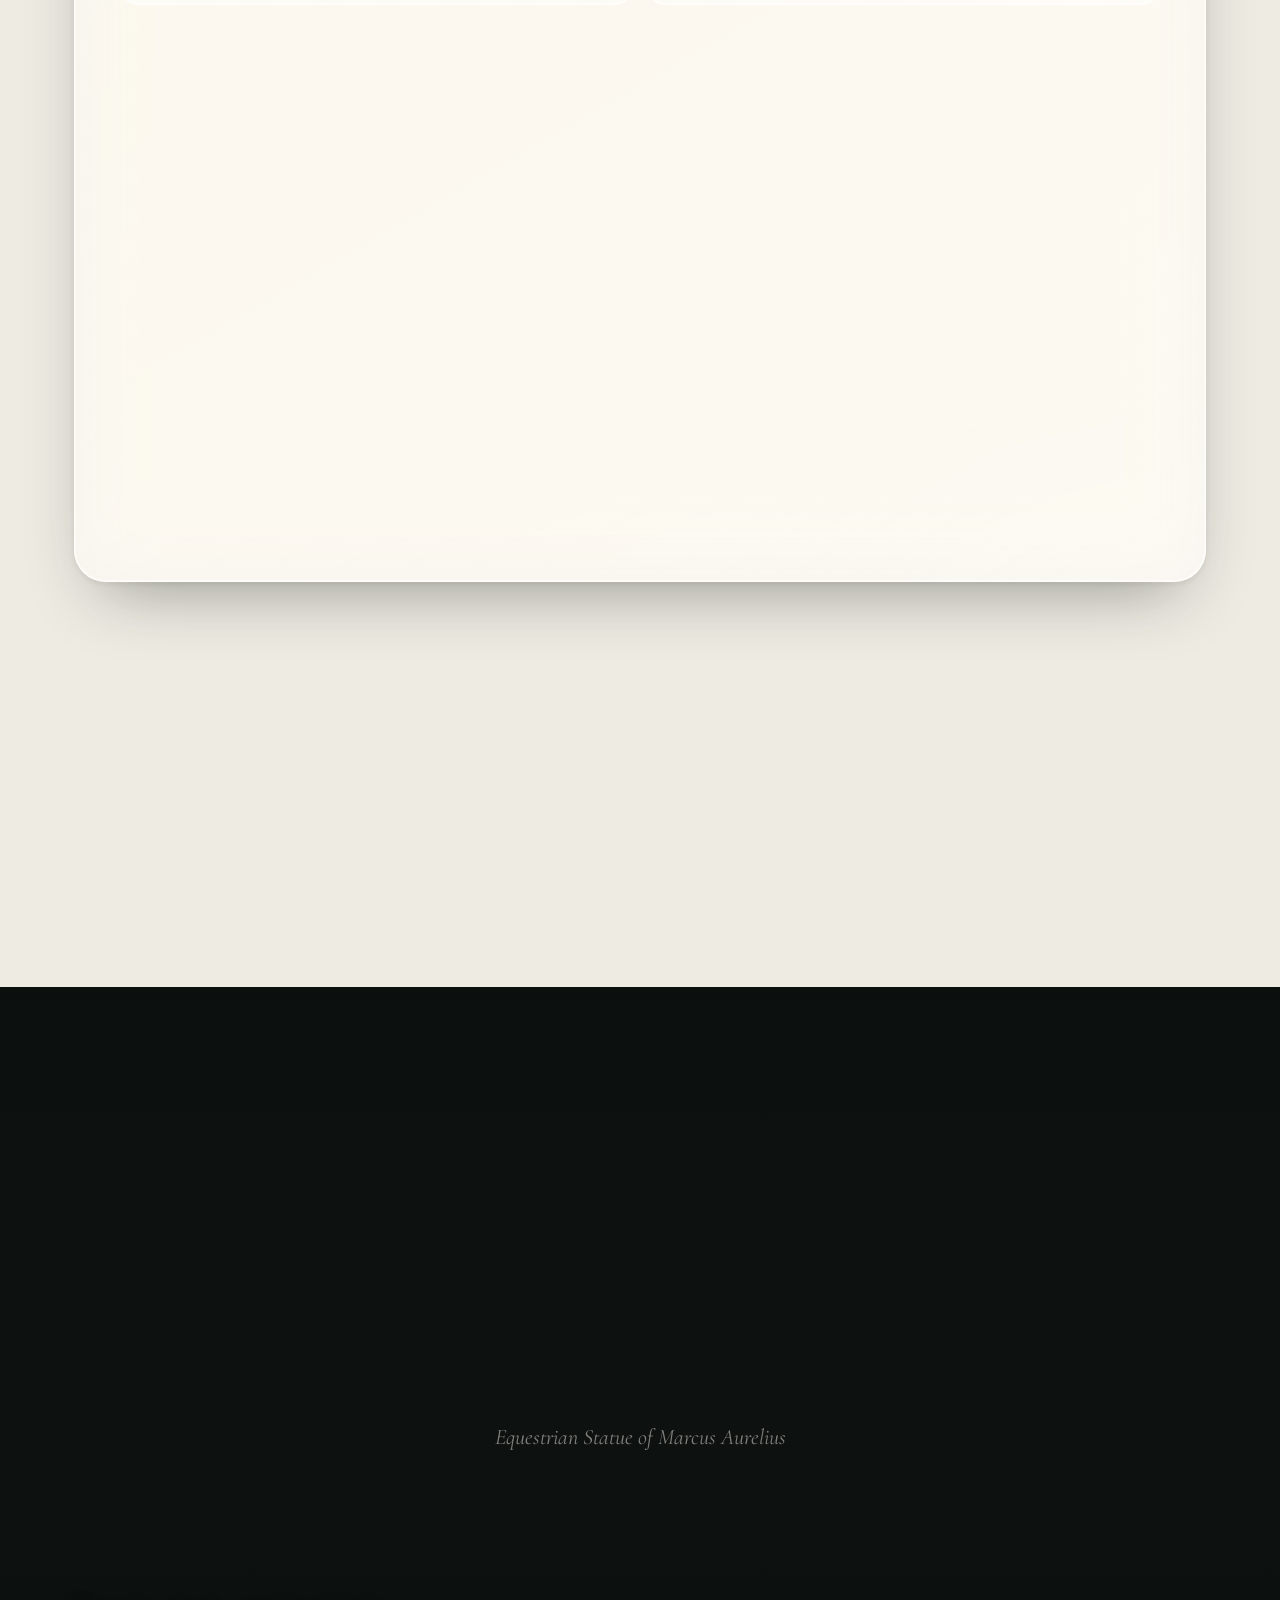
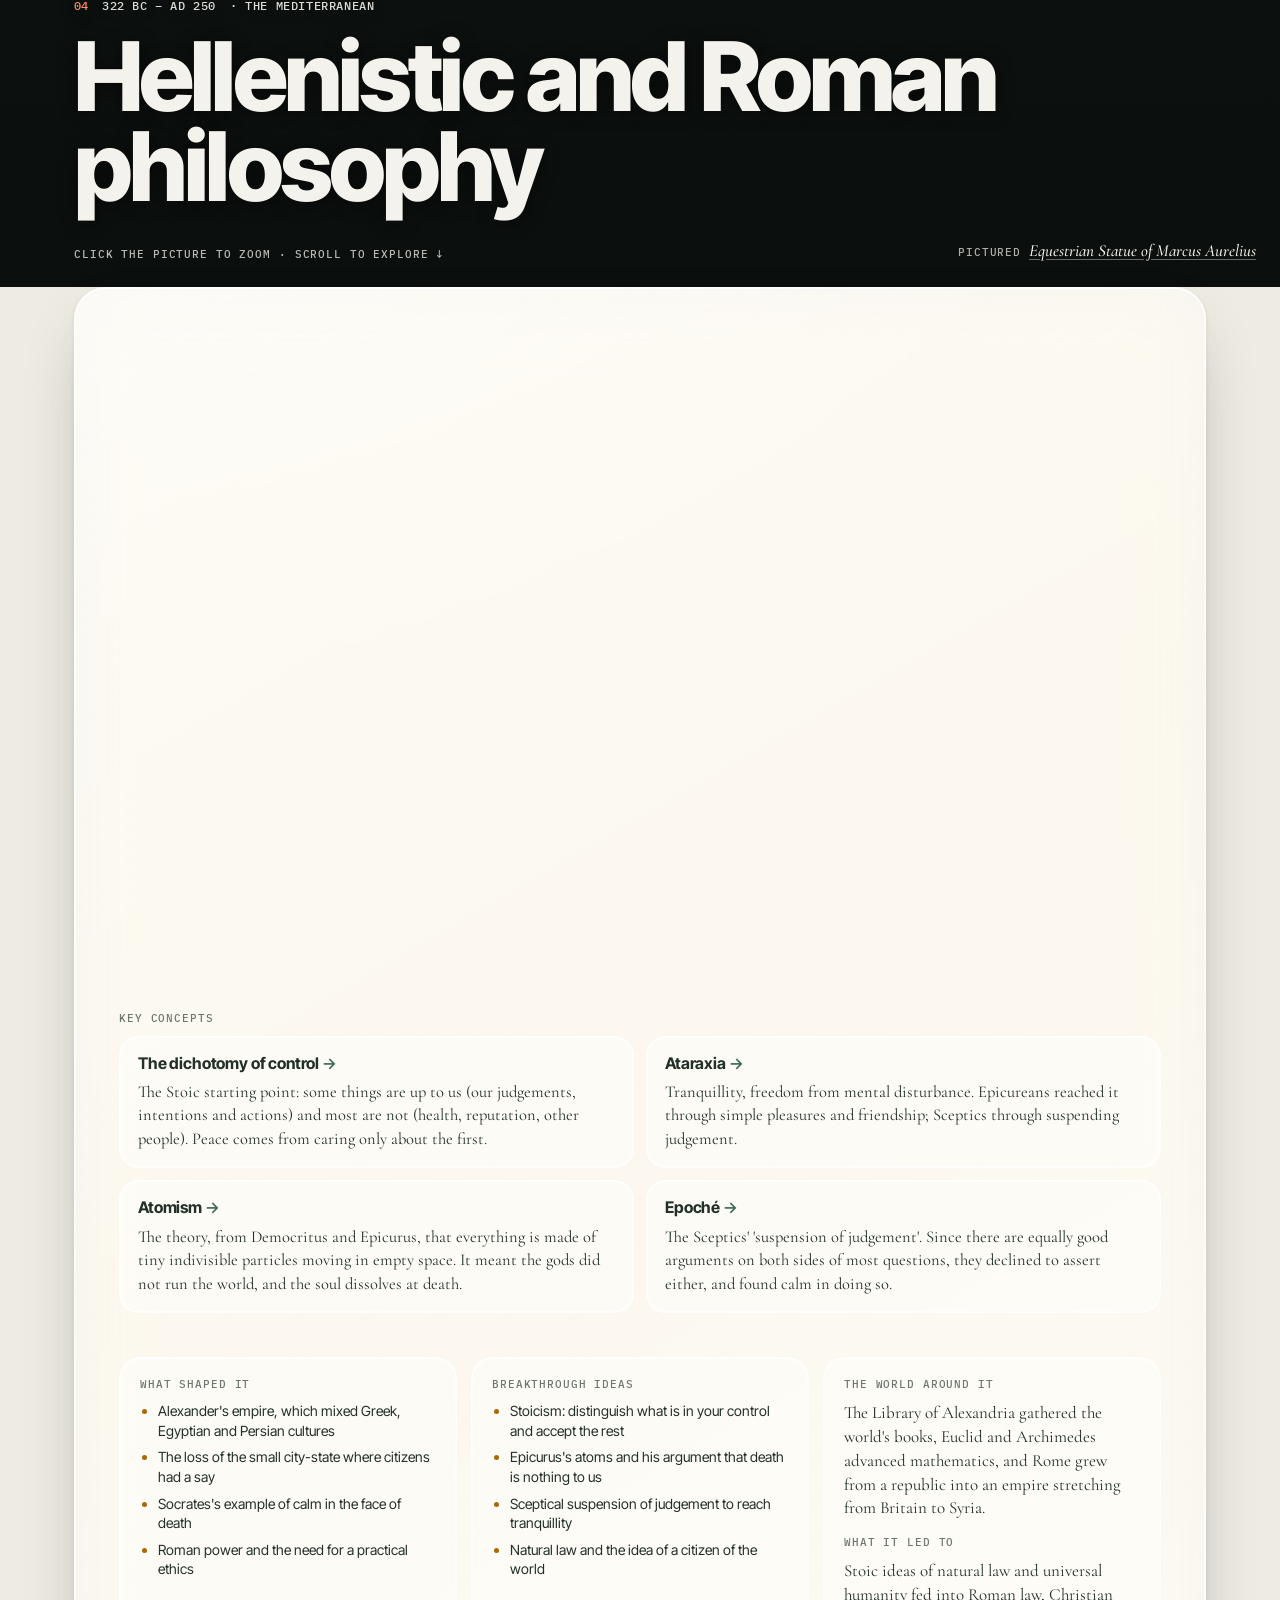
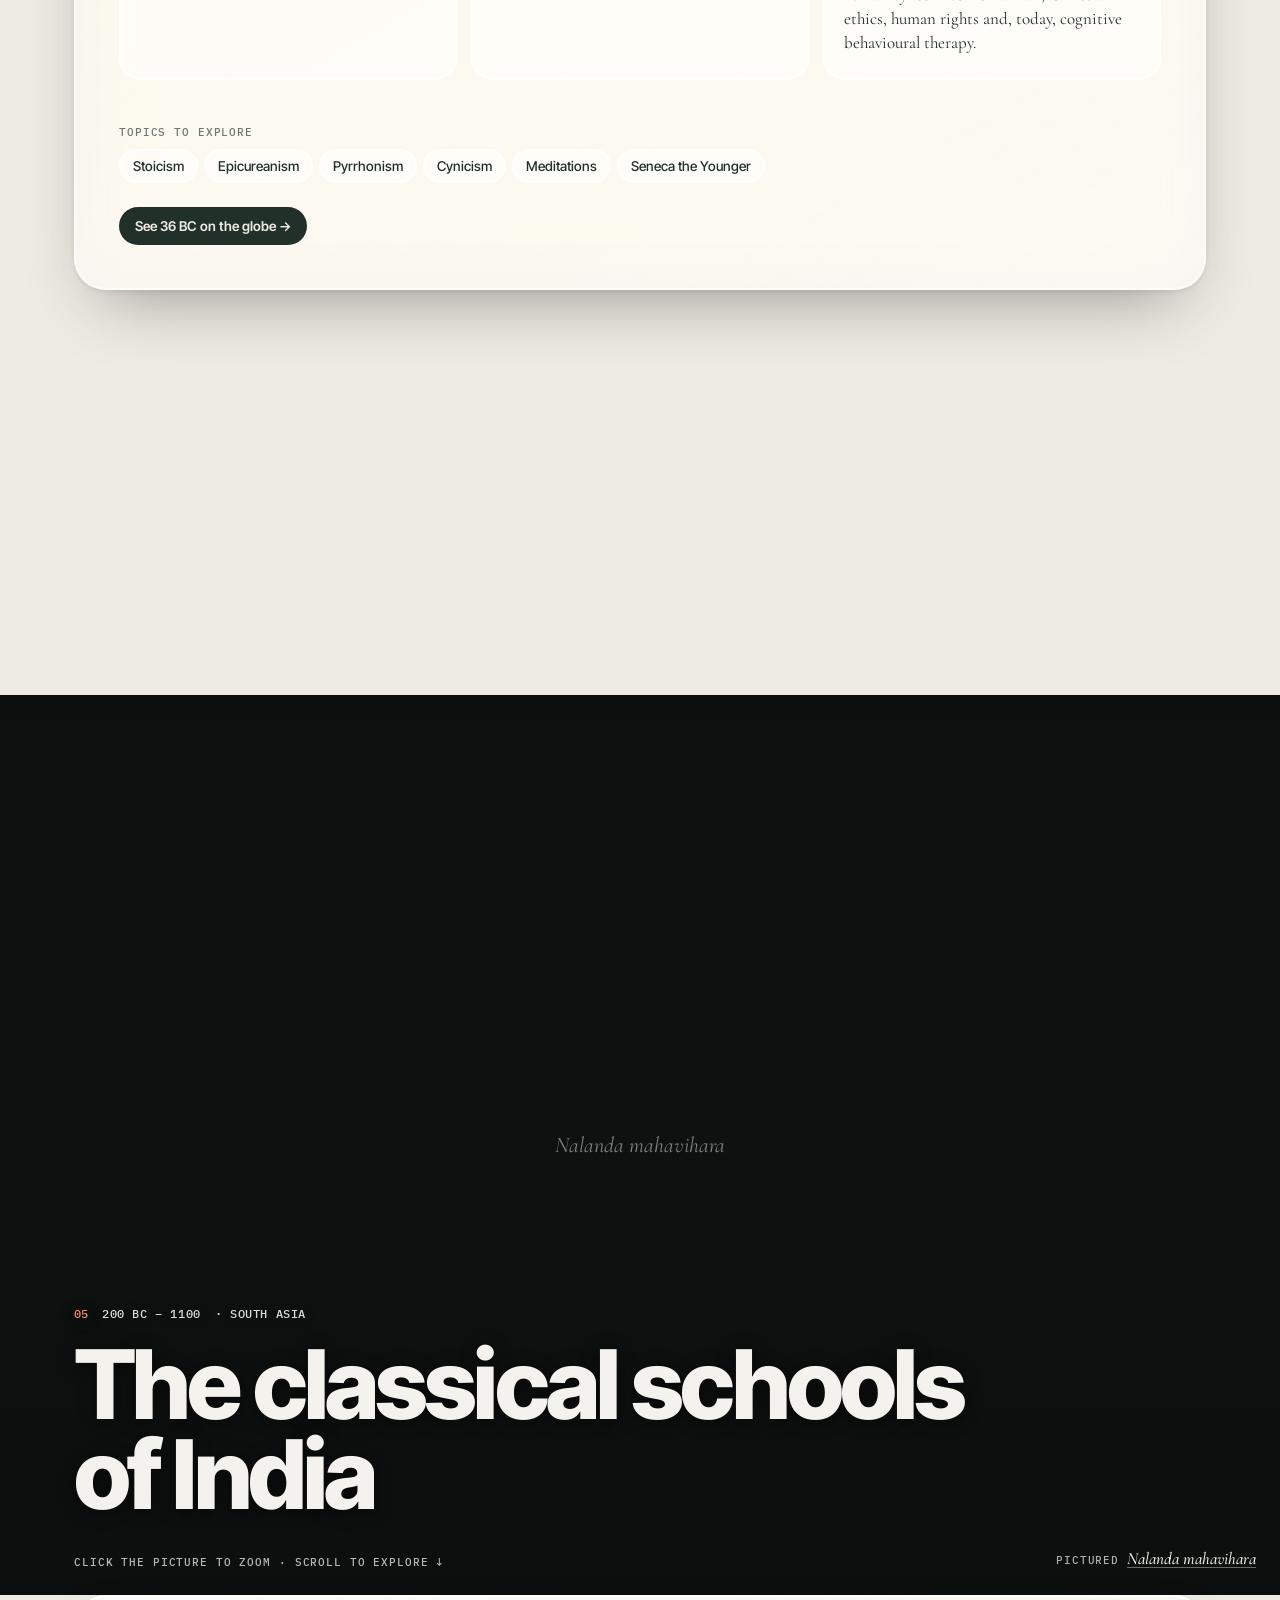
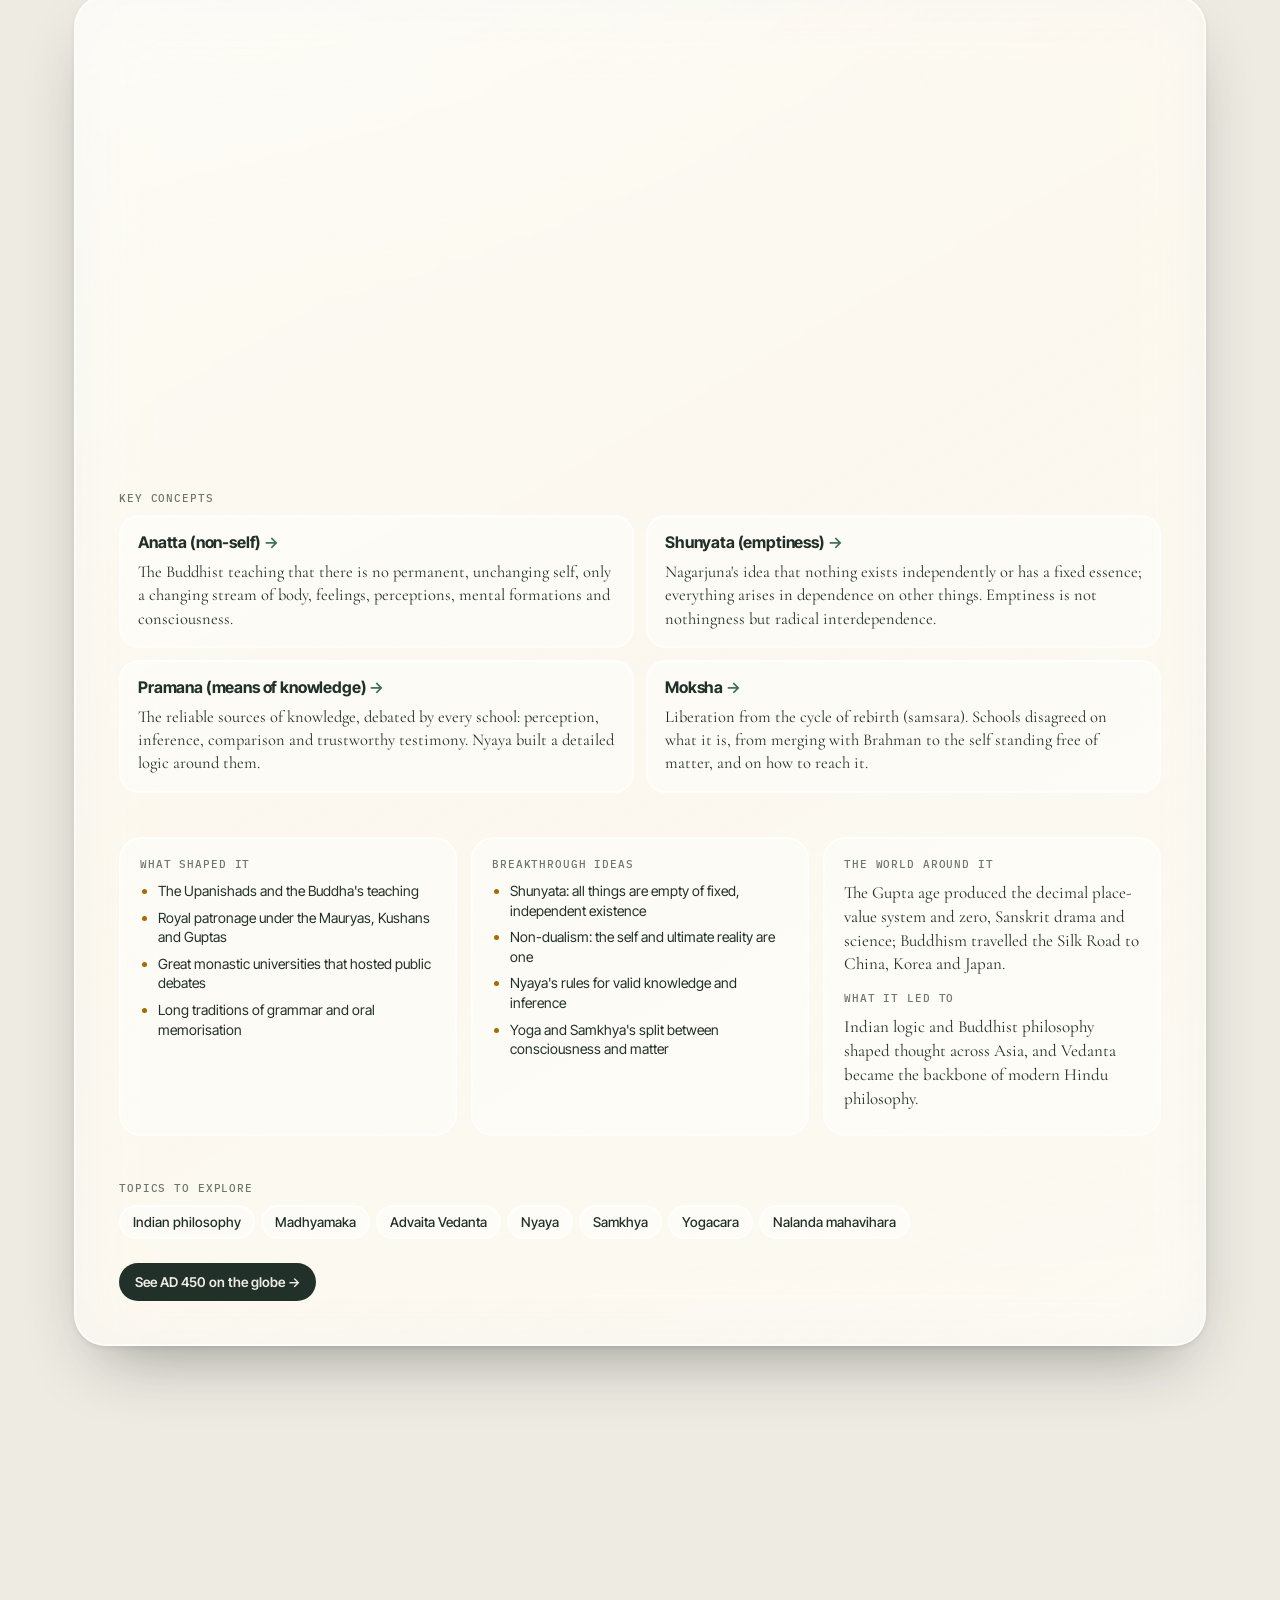
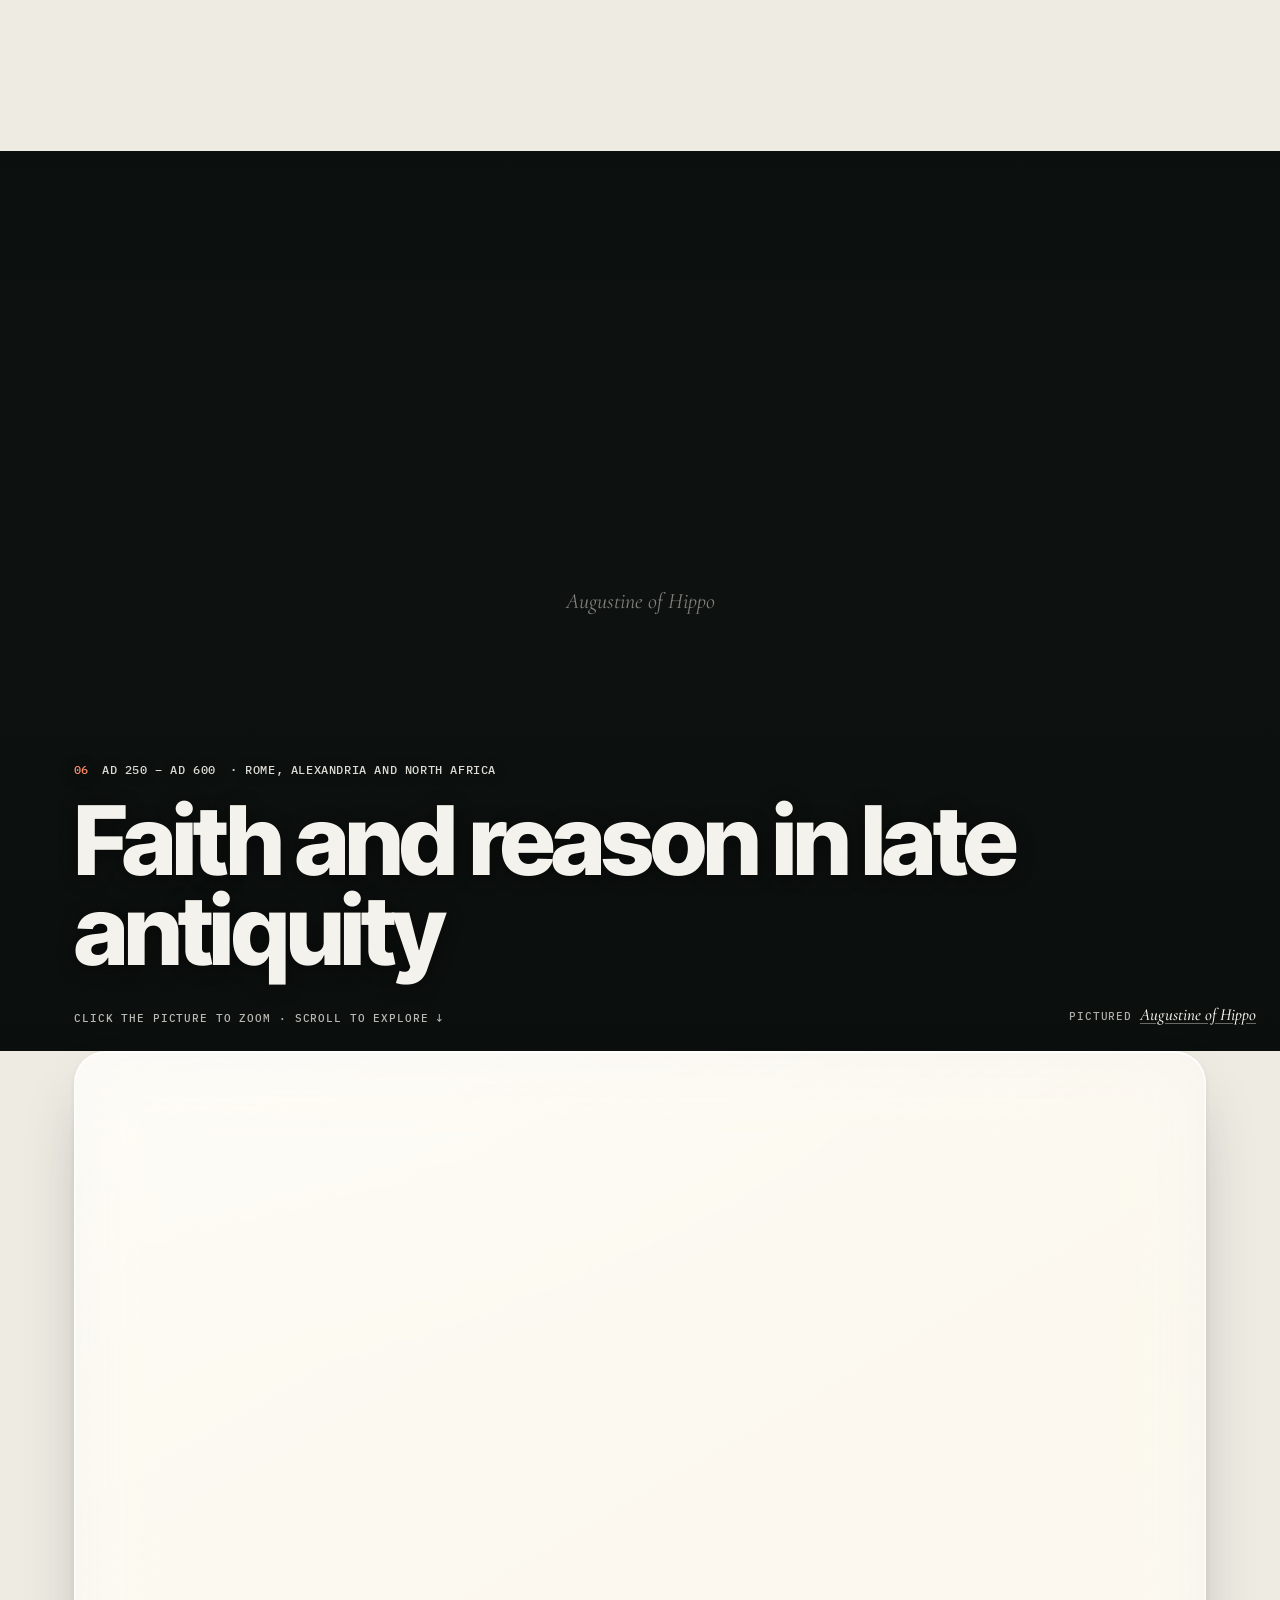
<file: philosophy.html>
<!doctype html>
<html lang="en">
<head>
<meta charset="utf-8">
<meta name="viewport" content="width=device-width, initial-scale=1, viewport-fit=cover">
<title>Palimpsest Philosophy</title>
<meta name="description" content="The story of philosophy, era by era: the thinkers, the big questions and the ideas to explore, from the Upanishads to today.">
<link rel="icon" type="image/png" href="assets/icon.png">
<script>try { const t = localStorage.getItem("palimpsest:theme"); if (t === "light" || t === "dark") document.documentElement.dataset.theme = t; } catch {}</script>
<link rel="preconnect" href="https://fonts.googleapis.com">
<link rel="preconnect" href="https://fonts.gstatic.com" crossorigin>
<link rel="stylesheet" href="https://fonts.googleapis.com/css2?family=Inter+Tight:wght@400;500;600;700;800&family=Cormorant+Garamond:ital,wght@0,400;0,500;0,600;1,400;1,500&family=IBM+Plex+Mono:wght@400;500&display=swap">
<link rel="stylesheet" href="css/eras.css?v=202611210505">
</head>
<body data-subject="philosophy">
<header class="bar">
  <a class="brand" href="index.html"><img src="assets/icon.png" alt="">Palimpsest</a>
  <nav class="views" aria-label="Views">
    <a href="index.html">Time machine</a>
    <a href="compare.html">Compare</a>
    <a href="philosophy.html" data-view="philosophy">Philosophy</a>
    <a href="art.html" data-view="art">Art</a>
  </nav>
  <button type="button" class="theme" id="themeBtn" aria-label="Appearance"></button>
</header>
<nav class="strip" id="strip" aria-label="Eras"></nav>
<main id="eras"></main>
<aside class="reader" id="reader" hidden aria-live="polite">
  <div class="reader-top"><button type="button" class="back" id="rBack" hidden>← Back</button><button type="button" class="x" id="closeReader" aria-label="Close">×</button></div>
  <div class="tag" id="rTag"></div>
  <h3 id="rTitle"></h3>
  <p class="sub" id="rSub"></p>
  <button type="button" class="lead-pic" id="rPic" hidden aria-label="Zoom into the picture"><img id="rImg" alt=""><span>⤢ Zoom</span></button>
  <p class="lead" id="rText"></p>
  <a class="globe small" id="rGlobe">See on the globe →</a>
  <div class="article" id="rArticle"></div>
  <p class="credit">Text and pictures from <a id="rLink" target="_blank" rel="noopener">Wikipedia</a> (CC BY-SA 4.0) and Wikimedia Commons.</p>
</aside>
<div class="viewer" id="viewer" hidden role="dialog" aria-label="Picture viewer">
  <div class="stage" id="vStage"><img id="vImg" alt="" draggable="false"></div>
  <div class="v-top"><span id="vTitle"></span><button type="button" id="vClose" aria-label="Close">×</button></div>
  <div class="v-tools"><button type="button" id="vOut" aria-label="Zoom out">−</button><button type="button" id="vFit">Fit</button><button type="button" id="vIn" aria-label="Zoom in">+</button></div>
  <p class="v-hint">Scroll or pinch to zoom · drag to move · double-click to zoom in</p>
</div>
<script src="js/net.js?v=202611210505"></script>
<script src="js/data/thinkers.js?v=202611210505"></script>
<script src="js/data/philosophy-eras.js?v=202611210505"></script>
<script src="js/data/philosophy-concepts.js?v=202611210505"></script>
<script src="js/eras.js?v=202611210505"></script>
</body>
</html>
</file>
<file: css/eras.css>
/* Palimpsest · Philosophy and Art: the story of each, era by era, in the Field line design */
/* Layout: a sticky bar and era strip on top; below, one illustrated section per era scrolls past like a timeline;
   a reader card slides in on the right for any topic, thinker or work. */
:root {
  --space: #eeebe3; --panel: rgba(251,250,246,.94); --panel-solid: #fbfaf6;
  --ink: #22302a; --ink-soft: #6c776f; --line: rgba(34,48,42,.13);
  --accent: #a86a00; --on-accent: #fff; --brass: #5f8f7d; --sage-ink: #3e6b5b;
  --hover: rgba(95,143,125,.1); --chip: rgba(34,48,42,.07); --shadow: rgba(34,48,42,.14);
  --f-display: "Inter Tight", "Helvetica Neue", Helvetica, Arial, sans-serif;
  --f-note: "Cormorant Garamond", Georgia, serif;
  --f-mono: "IBM Plex Mono", ui-monospace, Menlo, monospace;
  /* Liquid glass: a clear tint, a bright rim and a soft highlight, over a strong blur of the picture behind */
  --glass: linear-gradient(150deg, rgba(255,255,255,.62), rgba(255,255,255,.38) 45%, rgba(255,255,255,.5));
  --glass-inner: rgba(255,255,255,.42); --glass-inner-hover: rgba(255,255,255,.7);
  --glass-bar: rgba(251,250,246,.6); --glass-rim: rgba(255,255,255,.7);
  --glass-shine: inset 0 1px 0 rgba(255,255,255,.95), inset 0 -1px 0 rgba(255,255,255,.35), inset 0 0 0 1px rgba(255,255,255,.35);
  --glass-shadow: 0 30px 70px -28px rgba(20,28,24,.45), 0 2px 6px rgba(20,28,24,.08);
  color-scheme: light;
}
@media (prefers-color-scheme: dark) {
  :root:not([data-theme="light"]) {
    --space: #121815; --panel: rgba(27,34,30,.92); --panel-solid: #1b221e; --ink: #e6ebe4; --ink-soft: #9ba79f; --line: rgba(230,235,228,.12);
    --accent: #f0a93b; --on-accent: #1a1206; --brass: #8fc2ab; --sage-ink: #9fd1b9; --hover: rgba(143,194,171,.12); --chip: rgba(230,235,228,.07); --shadow: rgba(0,0,0,.45);
    --glass: linear-gradient(150deg, rgba(40,48,44,.52), rgba(16,20,18,.34) 45%, rgba(30,36,33,.46));
    --glass-inner: rgba(255,255,255,.07); --glass-inner-hover: rgba(255,255,255,.14);
    --glass-bar: rgba(18,24,21,.55); --glass-rim: rgba(255,255,255,.16);
    --glass-shine: inset 0 1px 0 rgba(255,255,255,.28), inset 0 -1px 0 rgba(255,255,255,.06), inset 0 0 0 1px rgba(255,255,255,.08);
    --glass-shadow: 0 30px 80px -26px rgba(0,0,0,.7), 0 2px 8px rgba(0,0,0,.25);
    color-scheme: dark;
  }
}
:root[data-theme="dark"] {
  --space: #121815; --panel: rgba(27,34,30,.92); --panel-solid: #1b221e; --ink: #e6ebe4; --ink-soft: #9ba79f; --line: rgba(230,235,228,.12);
  --accent: #f0a93b; --on-accent: #1a1206; --brass: #8fc2ab; --sage-ink: #9fd1b9; --hover: rgba(143,194,171,.12); --chip: rgba(230,235,228,.07); --shadow: rgba(0,0,0,.45);
  --glass: linear-gradient(150deg, rgba(40,48,44,.52), rgba(16,20,18,.34) 45%, rgba(30,36,33,.46));
  --glass-inner: rgba(255,255,255,.07); --glass-inner-hover: rgba(255,255,255,.14);
  --glass-bar: rgba(18,24,21,.55); --glass-rim: rgba(255,255,255,.16);
  --glass-shine: inset 0 1px 0 rgba(255,255,255,.28), inset 0 -1px 0 rgba(255,255,255,.06), inset 0 0 0 1px rgba(255,255,255,.08);
  --glass-shadow: 0 30px 80px -26px rgba(0,0,0,.7), 0 2px 8px rgba(0,0,0,.25);
  color-scheme: dark;
}
* { box-sizing: border-box; }
[hidden] { display: none !important; }
html { scroll-behavior: smooth; }
body { margin: 0; background: var(--space); color: var(--ink); font: 15px/1.5 var(--f-display); }
a { color: inherit; }
button { font: inherit; color: inherit; cursor: pointer; }

/* ---- Top bar */
.bar { position: sticky; top: 0; z-index: 20; display: flex; align-items: center; gap: 18px; height: 54px; padding: 0 20px;
  background: var(--glass-bar); backdrop-filter: blur(24px) saturate(1.8); -webkit-backdrop-filter: blur(24px) saturate(1.8); border-bottom: 1px solid var(--glass-rim); }
.brand { display: flex; align-items: center; gap: 9px; font-weight: 800; letter-spacing: -.01em; text-decoration: none; font-size: 16px; }
.brand img { width: 24px; height: 24px; border-radius: 6px; }
.views { display: flex; gap: 2px; margin-left: 8px; overflow-x: auto; }
.views a { padding: 6px 11px; border-radius: 99px; text-decoration: none; font-weight: 600; font-size: 13.5px; color: var(--ink-soft); white-space: nowrap; }
.views a:hover { background: var(--hover); color: var(--ink); }
.views a[aria-current="page"] { background: var(--ink); color: var(--space); }
.theme { margin-left: auto; border: 1px solid var(--line); background: transparent; border-radius: 99px; padding: 5px 11px; font-size: 12.5px; font-weight: 600; white-space: nowrap; }
.theme b { margin-right: 5px; }

/* ---- Era strip: the timeline of eras, a transit line with one stop per era */
.strip { position: sticky; top: 54px; z-index: 19; overflow-x: auto; scrollbar-width: none;
  background: var(--glass-bar); backdrop-filter: blur(24px) saturate(1.8); -webkit-backdrop-filter: blur(24px) saturate(1.8); border-bottom: 1px solid var(--glass-rim);
  -webkit-mask-image: linear-gradient(90deg, transparent, #000 28px, #000 calc(100% - 28px), transparent); mask-image: linear-gradient(90deg, transparent, #000 28px, #000 calc(100% - 28px), transparent); }
.strip::-webkit-scrollbar { display: none; }
.track { display: flex; width: max-content; padding: 12px 28px 12px; }
.strip a { position: relative; flex: 0 0 132px; padding: 22px 12px 4px 0; text-decoration: none; color: var(--ink); }
.strip a::before { content: ""; position: absolute; left: 0; right: 0; top: 6px; height: 2px; border-radius: 2px; background: var(--line); }   /* the line */
.strip a:first-child::before { left: 5px; }
.strip a:last-child::before { right: auto; width: 6px; }
.strip a.past::before, .strip a.on::before { background: color-mix(in srgb, var(--accent) 55%, transparent); }
.strip a i { position: absolute; left: 0; top: 1px; width: 12px; height: 12px; border-radius: 50%; background: var(--panel-solid); border: 2px solid var(--brass); transition: transform .2s, background .2s; }
.strip a.past i { border-color: var(--accent); }
.strip a.on i { background: var(--accent); border-color: var(--accent); transform: scale(1.3); box-shadow: 0 0 0 4px color-mix(in srgb, var(--accent) 22%, transparent); }
.strip a:hover i { transform: scale(1.2); }
.strip a b { display: block; font: 500 10.5px/1.2 var(--f-mono); color: var(--ink-soft); letter-spacing: .03em; white-space: nowrap; }
.strip a span { display: -webkit-box; -webkit-box-orient: vertical; -webkit-line-clamp: 2; overflow: hidden; margin-top: 3px; font-weight: 600; font-size: 12.5px; line-height: 1.2; }
.strip a:hover span { color: var(--sage-ink); }
.strip a.on b, .strip a.on span { color: var(--accent); }

/* ---- Intro */
main { padding: 0 0 120px; }
.lede { max-width: 1180px; margin: 0 auto; padding: 56px 24px 64px; }
.lede > * { max-width: 760px; }
.lede .tag { color: var(--accent); }
.lede h1 { font-size: clamp(38px, 6vw, 72px); line-height: .98; letter-spacing: -.035em; margin: 8px 0 14px; font-weight: 800; }
.lede p { font: 400 22px/1.35 var(--f-note); color: var(--ink-soft); margin: 0; }
.tag { font: 500 11px/1.2 var(--f-mono); letter-spacing: .08em; text-transform: uppercase; color: var(--ink-soft); }

/* ---- One era: the picture fills the window and stays pinned while the details card rises over it */
.era { position: relative; }
.era::after { content: ""; display: block; height: 45vh; }   /* the picture shows again before the next era (padding would not keep it pinned) */
.hero { position: sticky; top: 0; height: 100vh; height: 100svh; margin: 0; overflow: hidden; background: #0d110f; }
.hero img { width: 100%; height: 100%; object-fit: cover; object-position: center 35%; display: block; opacity: 0; transform: scale(1.04); transition: opacity .8s, transform 2.4s ease-out; }
.hero img.ready { opacity: 1; transform: none; }
.hero .shade { position: absolute; inset: 0; pointer-events: none;
  background: linear-gradient(rgba(10,14,12,.55), transparent 28%, transparent 48%, rgba(10,14,12,.82)); }
.era-head { position: absolute; left: 0; right: 0; bottom: 0; max-width: 1180px; margin: 0 auto; padding: 0 24px 76px; color: #f4f2ec;
  display: flex; align-items: baseline; gap: 14px; flex-wrap: wrap; text-shadow: 0 2px 18px rgba(0,0,0,.45); }
.era-head .num { font: 500 12px var(--f-mono); color: #ff8a68; }
.era-head .when, .era-head .region { font: 500 12px var(--f-mono); letter-spacing: .05em; opacity: .9; }
.era-head .region { text-transform: uppercase; }
.era-head .region::before { content: "· "; }
.era h2 { flex-basis: 100%; margin: 4px 0 0; font-size: clamp(40px, 7.5vw, 104px); line-height: .94; letter-spacing: -.04em; font-weight: 800; max-width: 15ch; }
.hero figcaption { position: absolute; right: 24px; bottom: 26px; color: #f4f2ec; font-size: 12px; display: flex; gap: 8px; align-items: baseline; max-width: 50%; }
.hero figcaption span { font: 500 10.5px var(--f-mono); letter-spacing: .08em; text-transform: uppercase; opacity: .7; }
.hero figcaption button { border: 0; background: none; padding: 0; color: inherit; text-align: right; font: italic 500 17px/1.2 var(--f-note); text-decoration: underline; text-decoration-color: rgba(244,242,236,.4); text-underline-offset: 3px; }
.hero .cue { position: absolute; left: 24px; bottom: 26px; color: #f4f2ec; font: 500 11px var(--f-mono); letter-spacing: .08em; text-transform: uppercase; opacity: .75; animation: cue 2.4s ease-in-out infinite; }
@media (min-width: 1228px) { .hero .cue { left: calc(50% - 566px); } }
@keyframes cue { 50% { transform: translateY(5px); opacity: .45; } }
.hero.empty::after { content: attr(data-empty); position: absolute; inset: 0; display: grid; place-items: center; color: rgba(244,242,236,.5); font: italic 22px var(--f-note); }

.era-body { position: relative; z-index: 1; display: grid; grid-template-columns: minmax(0, 1.35fr) minmax(0, 1fr); gap: 40px;
  max-width: 1132px; margin: 0 max(32px, calc(50% - 566px)); padding: 40px 44px 44px; border-radius: 32px; isolation: isolate;
  background: var(--glass); backdrop-filter: blur(34px) saturate(1.9) brightness(1.04); -webkit-backdrop-filter: blur(34px) saturate(1.9) brightness(1.04);
  border: 1px solid var(--glass-rim); box-shadow: var(--glass-shine), var(--glass-shadow); }
/* the specular highlight: light catching the top edge of the glass */
.era-body::before { content: ""; position: absolute; inset: 0; z-index: -1; border-radius: inherit; pointer-events: none;
  background: radial-gradient(120% 60% at 20% -10%, rgba(255,255,255,.28), transparent 55%), radial-gradient(80% 40% at 100% 110%, rgba(255,255,255,.1), transparent 60%); }
.reveal { opacity: 0; transform: translateY(28px); transition: opacity .7s ease, transform .7s ease; }
.reveal.in { opacity: 1; transform: none; }
.era-body > div > .reveal:nth-child(2) { transition-delay: .08s; }
.era-body > div > .reveal:nth-child(3) { transition-delay: .16s; }
.era-body > div > .reveal:nth-child(4) { transition-delay: .24s; }
@media (prefers-reduced-motion: reduce) {
  .reveal, .hero img { transform: none !important; transition: opacity .3s; }
  .hero .cue { animation: none; }
}
.intro { font: 400 21px/1.42 var(--f-note); margin: 0 0 22px; }
h4 { font: 500 11px/1.2 var(--f-mono); letter-spacing: .08em; text-transform: uppercase; color: var(--ink-soft); margin: 0 0 10px; }
.questions { list-style: none; padding: 0; margin: 0 0 24px; display: grid; gap: 8px; }
.questions li { position: relative; padding: 11px 16px 11px 38px; border-radius: 16px; background: var(--glass-inner); border: 1px solid var(--glass-rim); box-shadow: var(--glass-shine); font-weight: 600; font-size: 15px; line-height: 1.3; }
.questions li::before { content: "?"; position: absolute; left: 13px; top: 9px; font: 600 16px var(--f-note); color: var(--accent); }
.topics { display: flex; flex-wrap: wrap; gap: 6px; margin: 0 0 24px; }
.topics button { border: 1px solid var(--glass-rim); background: var(--glass-inner); box-shadow: var(--glass-shine); transition: background .2s; border-radius: 99px; padding: 6px 13px; font-size: 13.5px; font-weight: 500; }
.topics button:hover, .topics button.on { background: var(--glass-inner-hover); border-color: var(--brass); }
.globe { display: inline-flex; align-items: center; gap: 8px; padding: 9px 16px; border-radius: 99px; background: var(--ink); color: var(--space); text-decoration: none; font-weight: 600; font-size: 13.5px; }
.globe:hover { background: var(--accent); color: var(--on-accent); }

.people { list-style: none; padding: 0; margin: 0 0 24px; display: grid; gap: 2px; }
.people button { width: 100%; text-align: left; border: 0; background: none; padding: 8px 10px; border-radius: 6px; display: grid; grid-template-columns: 1fr auto; column-gap: 10px; }
.people button { border-radius: 14px; }
.people button:hover, .people button.on { background: var(--glass-inner-hover); }
.people b { font-weight: 700; font-size: 14.5px; }
.people small { font: 500 11px var(--f-mono); color: var(--ink-soft); align-self: center; }
.people i { grid-column: 1 / -1; font: italic 400 15.5px/1.3 var(--f-note); color: var(--ink-soft); }
.people em { font-style: normal; font-size: 12px; color: var(--sage-ink); font-weight: 600; }

.works { display: grid; grid-template-columns: repeat(auto-fill, minmax(150px, 1fr)); gap: 12px; margin: 0 0 24px; }
.works button { border: 0; padding: 0; background: none; text-align: left; }
.works .pic { aspect-ratio: 1; border-radius: 16px; box-shadow: var(--glass-shine); overflow: hidden; background: var(--chip); }
.works img { width: 100%; height: 100%; object-fit: cover; display: block; transition: transform .4s; }
.works button:hover img { transform: scale(1.04); }
.works span { display: block; margin-top: 6px; font-size: 13px; font-weight: 600; line-height: 1.25; }
.era-body.art { grid-template-columns: minmax(0, 1fr) minmax(0, 1fr); }

/* ---- Depth: what shaped the era, its breakthroughs, the world around it */
.era-body .depth, .era-body .explore { grid-column: 1 / -1; }
.depth { display: grid; grid-template-columns: repeat(3, minmax(0, 1fr)); gap: 14px; padding-top: 4px; }
.depth .card { padding: 20px 20px 8px; border-radius: 22px; background: var(--glass-inner); border: 1px solid var(--glass-rim); box-shadow: var(--glass-shine); }
.depth ul { margin: 0 0 14px; padding-left: 18px; }
.depth li { margin: 0 0 7px; font-size: 14px; line-height: 1.4; }
.depth li::marker { color: var(--accent); }
.depth p { margin: 0 0 16px; font: 400 17px/1.4 var(--f-note); }
.explore { padding-top: 6px; }
.hero img.ready { cursor: zoom-in; }

/* ---- Reader: the full article, in the app */
.reader { position: fixed; z-index: 30; right: 16px; top: 132px; bottom: 16px; width: min(640px, 48vw); overflow-y: auto; padding: 14px 28px 22px;
  background: color-mix(in srgb, var(--panel-solid) 78%, transparent); backdrop-filter: blur(40px) saturate(1.9); -webkit-backdrop-filter: blur(40px) saturate(1.9);
  border: 1px solid var(--glass-rim); border-radius: 26px; box-shadow: var(--glass-shine), var(--glass-shadow); overscroll-behavior: contain; }
.reader-top { position: sticky; top: -14px; margin: -14px -28px 6px; padding: 10px 14px 6px; display: flex; justify-content: space-between; z-index: 1; border-radius: 26px 26px 0 0; background: color-mix(in srgb, var(--panel-solid) 72%, transparent); backdrop-filter: blur(18px); -webkit-backdrop-filter: blur(18px); }
.reader .x { margin-left: auto; border: 0; background: none; font-size: 24px; line-height: 1; color: var(--ink-soft); }
.reader .back { border: 1px solid var(--line); background: none; border-radius: 99px; padding: 3px 11px; font-size: 12.5px; font-weight: 600; }
.reader h3 { margin: 6px 0 2px; font-size: 28px; letter-spacing: -.025em; line-height: 1.05; }
.reader .sub { margin: 0 0 14px; color: var(--ink-soft); font: italic 17px var(--f-note); }
.lead-pic { position: relative; display: block; width: 100%; padding: 0; border: 0; background: var(--glass-inner); border-radius: 18px; overflow: hidden; margin: 0 0 14px; cursor: zoom-in; }
.lead-pic img { width: 100%; max-height: 56vh; object-fit: contain; display: block; }
.lead-pic span { position: absolute; right: 10px; bottom: 10px; padding: 4px 10px; border-radius: 99px; background: rgba(10,14,12,.65); color: #fff; font-size: 12px; font-weight: 600; }
.reader .lead { margin: 0 0 14px; font: 400 19px/1.45 var(--f-note); }
.globe.small { padding: 7px 13px; font-size: 12.5px; margin-bottom: 8px; }
.article { font-size: 15px; line-height: 1.62; }
.article h2 { font-size: 21px; letter-spacing: -.015em; margin: 30px 0 8px; padding-top: 14px; border-top: 1px solid var(--line); }
.article h3 { font-size: 16.5px; margin: 22px 0 6px; }
.article h4 { font-size: 11px; margin: 18px 0 6px; }
.article p { margin: 0 0 12px; }
.article a[data-wiki] { color: var(--sage-ink); text-decoration: underline; text-decoration-color: color-mix(in srgb, var(--sage-ink) 35%, transparent); text-underline-offset: 2px; cursor: pointer; }
.article a[href] { color: var(--sage-ink); }
.article figure { margin: 14px 0; padding: 0; }
.article figure img, .article img.zoomable { max-width: 100%; height: auto; border-radius: 6px; cursor: zoom-in; display: block; }
.article figure:has(img.zoomable) { float: right; width: 44%; margin: 4px 0 12px 16px; }
.article figcaption { font-size: 12.5px; line-height: 1.4; color: var(--ink-soft); margin-top: 5px; }
.article blockquote { margin: 12px 0; padding-left: 14px; border-left: 3px solid var(--brass); font: italic 18px/1.4 var(--f-note); }
.article section { clear: both; }
.article .loading { color: var(--ink-soft); font-style: italic; }
.credit { clear: both; margin: 22px 0 0; padding-top: 12px; border-top: 1px solid var(--line); font-size: 12px; color: var(--ink-soft); }
.credit a { color: var(--sage-ink); }

/* ---- Picture viewer */
.viewer { position: fixed; inset: 0; z-index: 50; background: rgba(6,8,7,.94); color: #f4f2ec; }
.viewer .stage { position: absolute; inset: 0; overflow: hidden; cursor: grab; touch-action: none; }
.viewer .stage.dragging { cursor: grabbing; }
.viewer img { position: absolute; left: 0; top: 0; transform-origin: 0 0; max-width: none; user-select: none; -webkit-user-drag: none; }
.v-top { position: absolute; left: 0; right: 0; top: 0; display: flex; align-items: center; gap: 12px; padding: 12px 16px; background: linear-gradient(rgba(0,0,0,.6), transparent); pointer-events: none; }
.v-top span { font: italic 500 18px var(--f-note); }
.v-top button { pointer-events: auto; margin-left: auto; border: 0; background: rgba(255,255,255,.12); color: #fff; width: 36px; height: 36px; border-radius: 50%; font-size: 22px; line-height: 1; }
.v-tools { position: absolute; left: 50%; bottom: 40px; transform: translateX(-50%); display: flex; gap: 4px; padding: 4px; border-radius: 99px; background: rgba(20,24,22,.8); }
.v-tools button { border: 0; background: none; color: #fff; min-width: 40px; height: 34px; border-radius: 99px; font-size: 18px; font-weight: 600; }
.v-tools button:hover { background: rgba(255,255,255,.14); }
.v-tools #vFit { font-size: 13px; padding: 0 12px; }
.v-hint { position: absolute; left: 0; right: 0; bottom: 10px; margin: 0; text-align: center; font-size: 11.5px; opacity: .6; pointer-events: none; }

@media (max-width: 860px) {
  .era-body, .era-body.art { grid-template-columns: 1fr; gap: 8px; }
  .era-body { margin: 0 10px; padding: 26px 20px 28px; border-radius: 26px; }
  .hero figcaption { left: 16px; right: auto; max-width: none; bottom: 22px; }
  .hero figcaption button { text-align: left; }
  .hero .cue { display: none; }
  .era-head { padding: 0 16px 64px; }
  .era-head .region { flex-basis: 100%; }
  .era-head .region::before { content: none; }
  .reader { left: 0; right: 0; top: auto; bottom: 0; width: auto; height: 82vh; border-radius: 26px 26px 0 0; padding: 14px 18px 22px; }
  .reader-top { margin: -14px -18px 6px; }
  .depth { grid-template-columns: 1fr; }
  .article figure:has(img.zoomable) { float: none; width: auto; margin: 14px 0; }
}
@media (max-width: 560px) {
  .bar { gap: 8px; padding: 0 12px; }
  .brand { font-size: 0; gap: 0; }
  .views { margin-left: 0; }
  .views a { padding: 6px 7px; font-size: 12.5px; }
  .theme { padding: 5px 9px; }
  .theme span { display: none; }
  .theme b { margin: 0; }
  .track { padding: 10px 18px; }
  .strip a { flex-basis: 116px; }
  main { padding: 26px 16px 100px; }
  .intro { font-size: 19px; }
}
.works .pic.none { display: grid; place-items: center; }
.works .pic.none::after { content: "◇"; font: 400 34px var(--f-note); color: var(--ink-soft); opacity: .5; }

/* ---- Philosophy: clickable questions, key concepts, and the question guide in the reader */
.questions li { padding: 0; }
.questions li::before { top: 11px; }
.questions button { display: block; width: 100%; text-align: left; border: 0; background: none; padding: 11px 16px 11px 38px; border-radius: inherit; font: inherit; color: inherit; }
.questions button small { display: block; margin-top: 3px; font: 500 10.5px var(--f-mono); letter-spacing: .05em; text-transform: uppercase; color: var(--sage-ink); }
.questions li:hover, .questions li:has(button.on) { background: var(--glass-inner-hover); border-color: var(--brass); }
.era-body .concepts { grid-column: 1 / -1; }
.concept-grid { display: grid; grid-template-columns: repeat(2, minmax(0, 1fr)); gap: 12px; }
.concept { padding: 16px 18px 6px; border-radius: 20px; background: var(--glass-inner); border: 1px solid var(--glass-rim); box-shadow: var(--glass-shine); }
.concept button { border: 0; background: none; padding: 0; font: 700 16px/1.2 var(--f-display); letter-spacing: -.01em; text-align: left; }
.concept button span { color: var(--sage-ink); font-weight: 600; transition: margin .2s; }
.concept button:hover span { margin-left: 4px; }
.concept p { margin: 6px 0 10px; font: 400 16.5px/1.42 var(--f-note); }
.answers { display: grid; gap: 10px; }
.answer { padding: 12px 16px 2px; border-radius: 16px; background: var(--glass-inner); border: 1px solid var(--glass-rim); }
.answer .who { display: flex; flex-wrap: wrap; align-items: baseline; gap: 4px 10px; }
.answer .who a { font-weight: 700; font-size: 15.5px; text-decoration: none !important; }
.answer .school { font: 500 10.5px var(--f-mono); letter-spacing: .05em; text-transform: uppercase; color: var(--ink-soft); }
.answer p { margin: 4px 0 10px; font: 400 17px/1.42 var(--f-note); }
.more-q { display: grid; gap: 6px; }
.more-q button { text-align: left; border: 1px solid var(--glass-rim); background: var(--glass-inner); border-radius: 14px; padding: 9px 14px; font-weight: 600; font-size: 14px; }
.more-q button:hover { background: var(--glass-inner-hover); }
@media (max-width: 860px) { .concept-grid { grid-template-columns: 1fr; } }

/* Tap targets (WCAG 2.5.8): the caption buttons are 20 px tall; an invisible ::after makes the tap area 24 px. */
figcaption button { position: relative; }
figcaption button::after { content: ""; position: absolute; inset: calc(50% - 12px) 0; }
</file>
